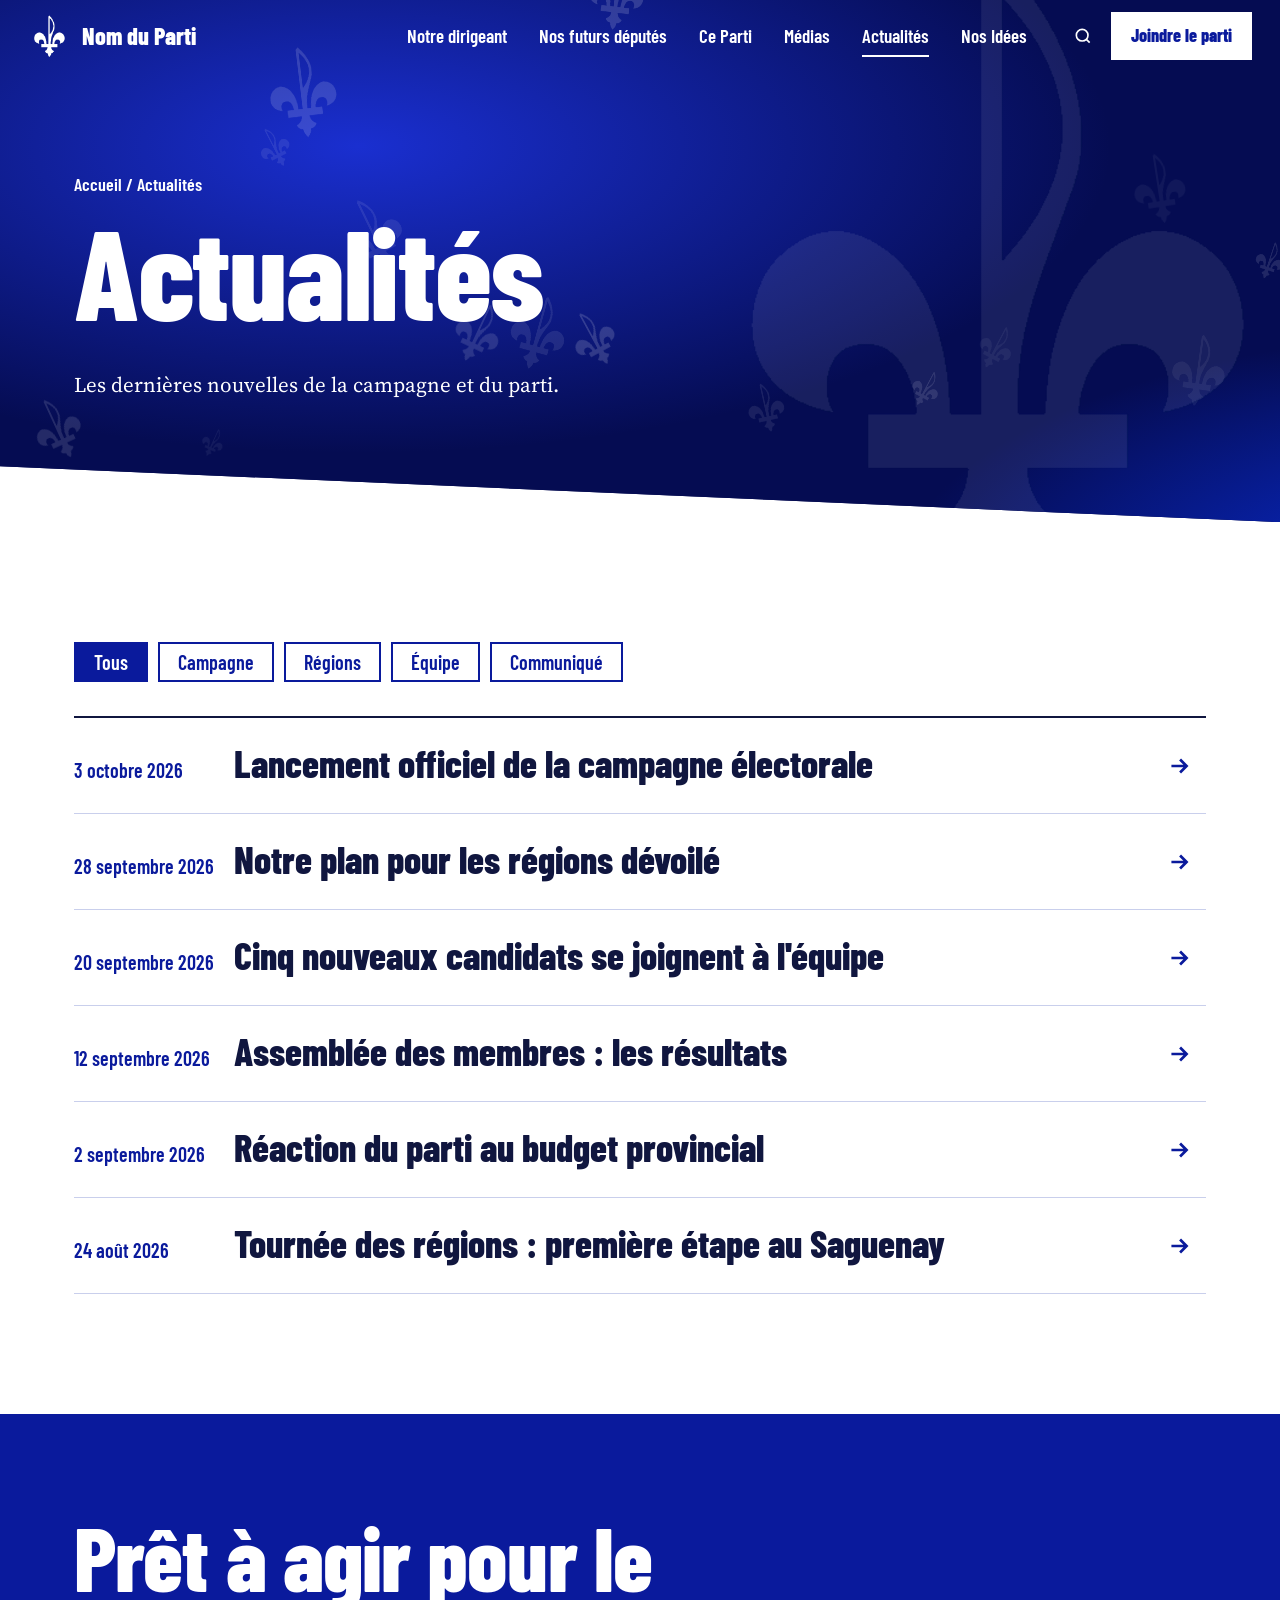
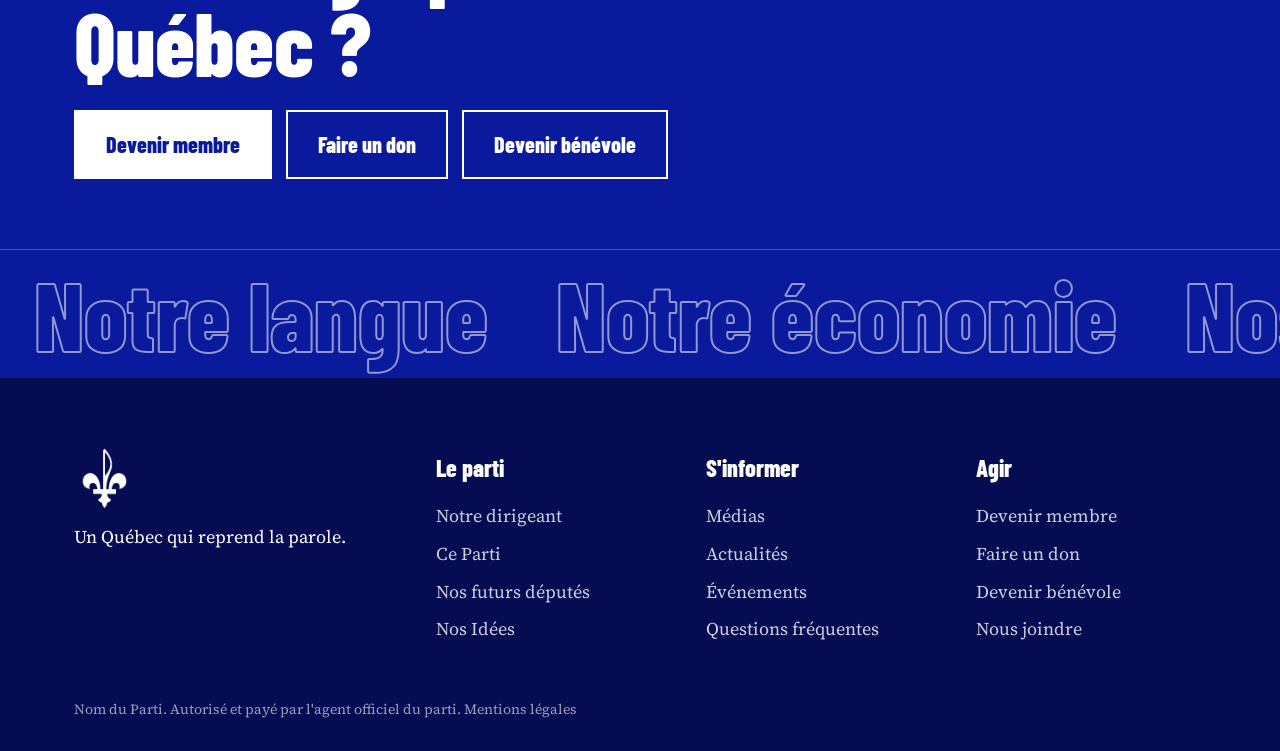
<file: actualites.html>
<!DOCTYPE html>
<html lang="fr">
<head>
<meta charset="utf-8">
<meta name="viewport" content="width=device-width, initial-scale=1">
<title>Actualités | Nom du Parti</title>
<link rel="icon" href="assets/logo-bleu.png">
<link rel="preconnect" href="https://fonts.googleapis.com">
<link rel="preconnect" href="https://fonts.gstatic.com" crossorigin>
<link href="https://fonts.googleapis.com/css2?family=Barlow+Condensed:wght@600;800&family=Source+Serif+4:ital,wght@0,400;0,600;1,400&display=swap" rel="stylesheet">
<link rel="stylesheet" href="style.css">
</head>
<body>
<main>
<section class="phero"><div class="bg-fx"></div><img class="mark" src="assets/logo-blanc.png" alt="">
<div class="wrap"><div class="crumb"><a href="index.html">Accueil</a> / Actualités</div><h1>Actualités</h1><p>Les dernières nouvelles de la campagne et du parti.</p></div></section>
<section class="sec"><div class="wrap">
  <div class="chips" id="chips-news"></div>
  <ul class="news" id="news"></ul>
</div></section>
</main><script src="data.js"></script><script src="site.js"></script></body></html>
</file>
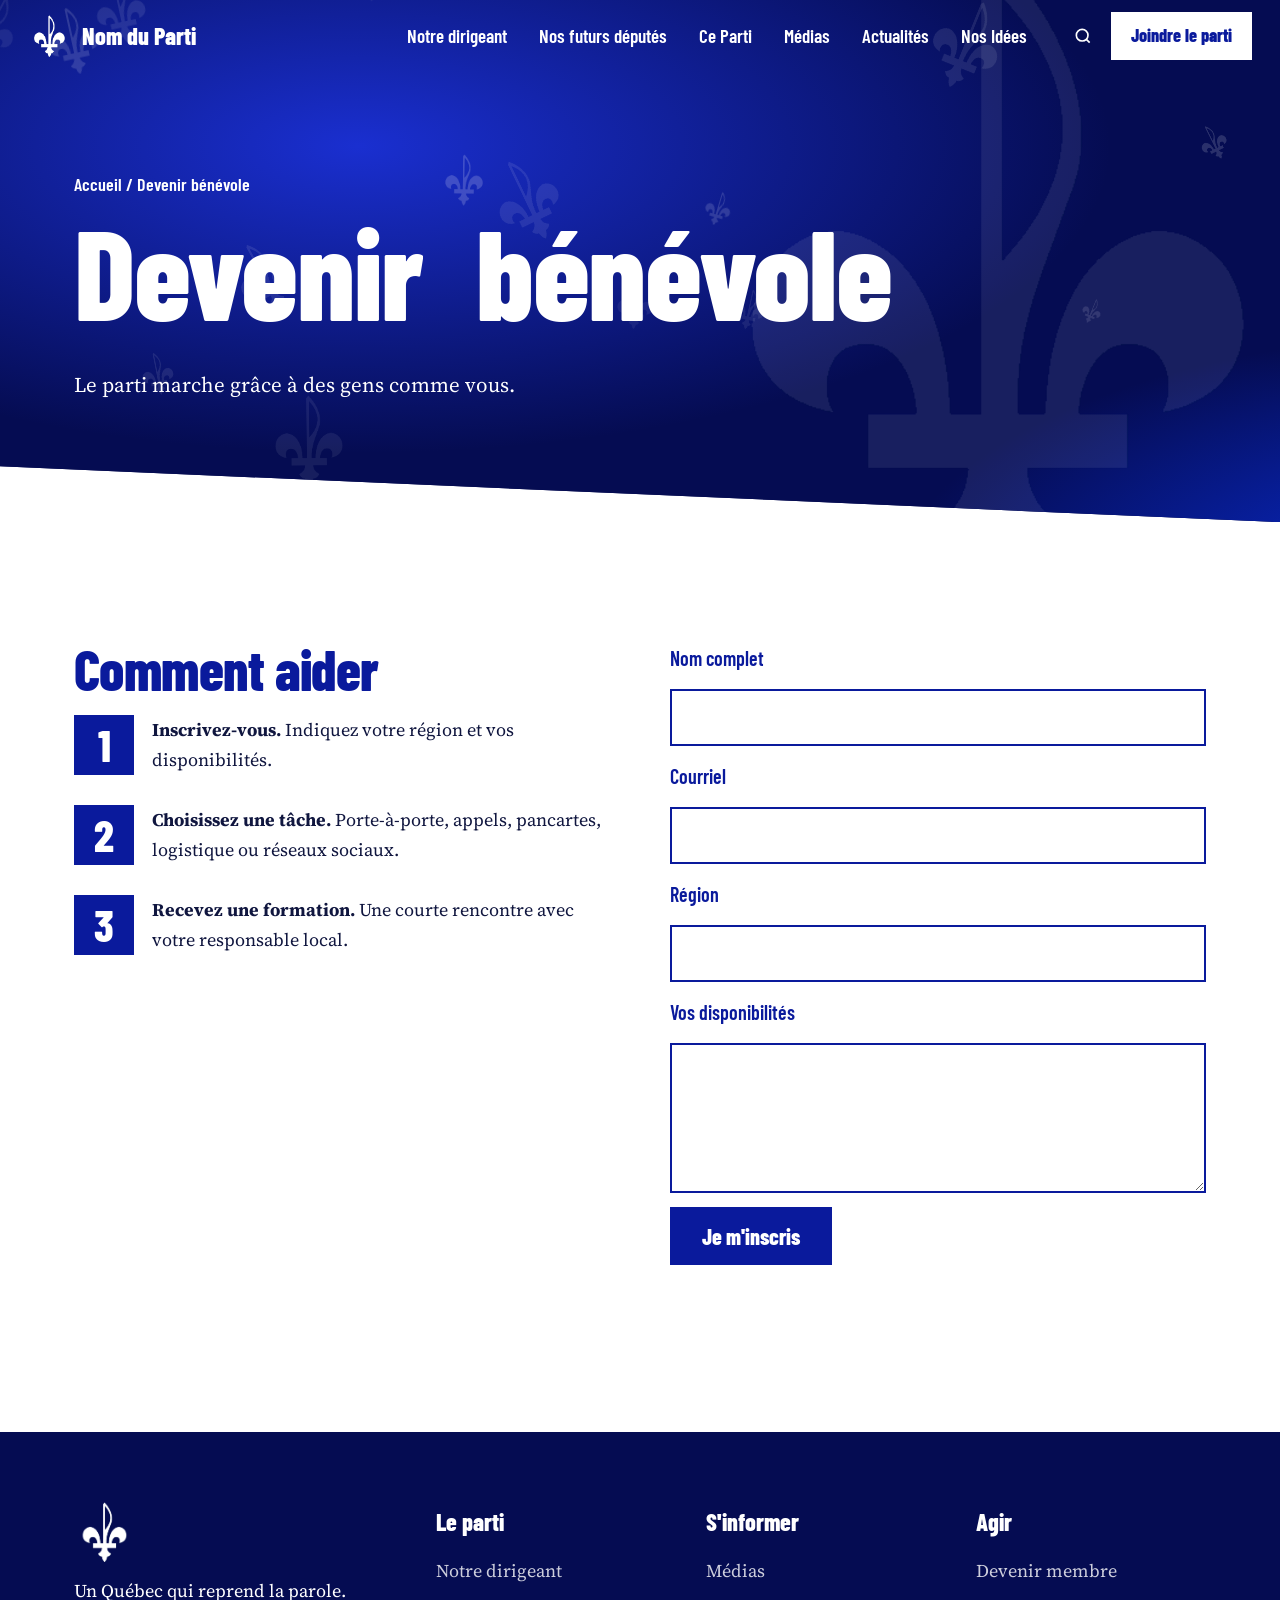
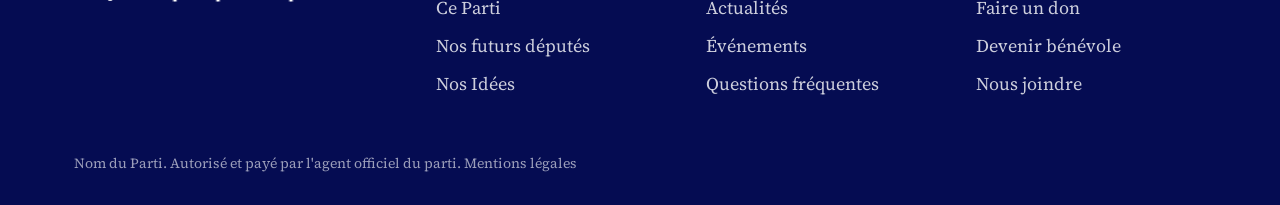
<file: benevole.html>
<!DOCTYPE html>
<html lang="fr">
<head>
<meta charset="utf-8">
<meta name="viewport" content="width=device-width, initial-scale=1">
<title>Devenir bénévole | Nom du Parti</title>
<link rel="icon" href="assets/logo-bleu.png">
<link rel="preconnect" href="https://fonts.googleapis.com">
<link rel="preconnect" href="https://fonts.gstatic.com" crossorigin>
<link href="https://fonts.googleapis.com/css2?family=Barlow+Condensed:wght@600;800&family=Source+Serif+4:ital,wght@0,400;0,600;1,400&display=swap" rel="stylesheet">
<link rel="stylesheet" href="style.css">
</head>
<body>
<main>
<section class="phero"><div class="bg-fx"></div><img class="mark" src="assets/logo-blanc.png" alt="">
<div class="wrap"><div class="crumb"><a href="index.html">Accueil</a> / Devenir bénévole</div><h1>Devenir bénévole</h1><p>Le parti marche grâce à des gens comme vous.</p></div></section>
<section class="sec"><div class="wrap cols2">
  <div class="prose"><h2>Comment aider</h2>
    <ol class="steps">
      <li><span><strong>Inscrivez-vous.</strong> Indiquez votre région et vos disponibilités.</span></li>
      <li><span><strong>Choisissez une tâche.</strong> Porte-à-porte, appels, pancartes, logistique ou réseaux sociaux.</span></li>
      <li><span><strong>Recevez une formation.</strong> Une courte rencontre avec votre responsable local.</span></li>
    </ol></div>
  <div><form class="form" data-form data-ok="Merci. Un responsable vous contactera." novalidate>
      <label for="n">Nom complet</label><input id="n" type="text" required>
      <label for="c">Courriel</label><input id="c" type="email" required>
      <label for="r">Région</label><input id="r" type="text" required>
      <label for="m">Vos disponibilités</label><textarea id="m"></textarea>
      <button class="btn" type="submit">Je m'inscris</button></form>
    <p class="form-msg" role="status"></p></div>
</div></section>
</main><script src="data.js"></script><script src="site.js"></script></body></html>
</file>
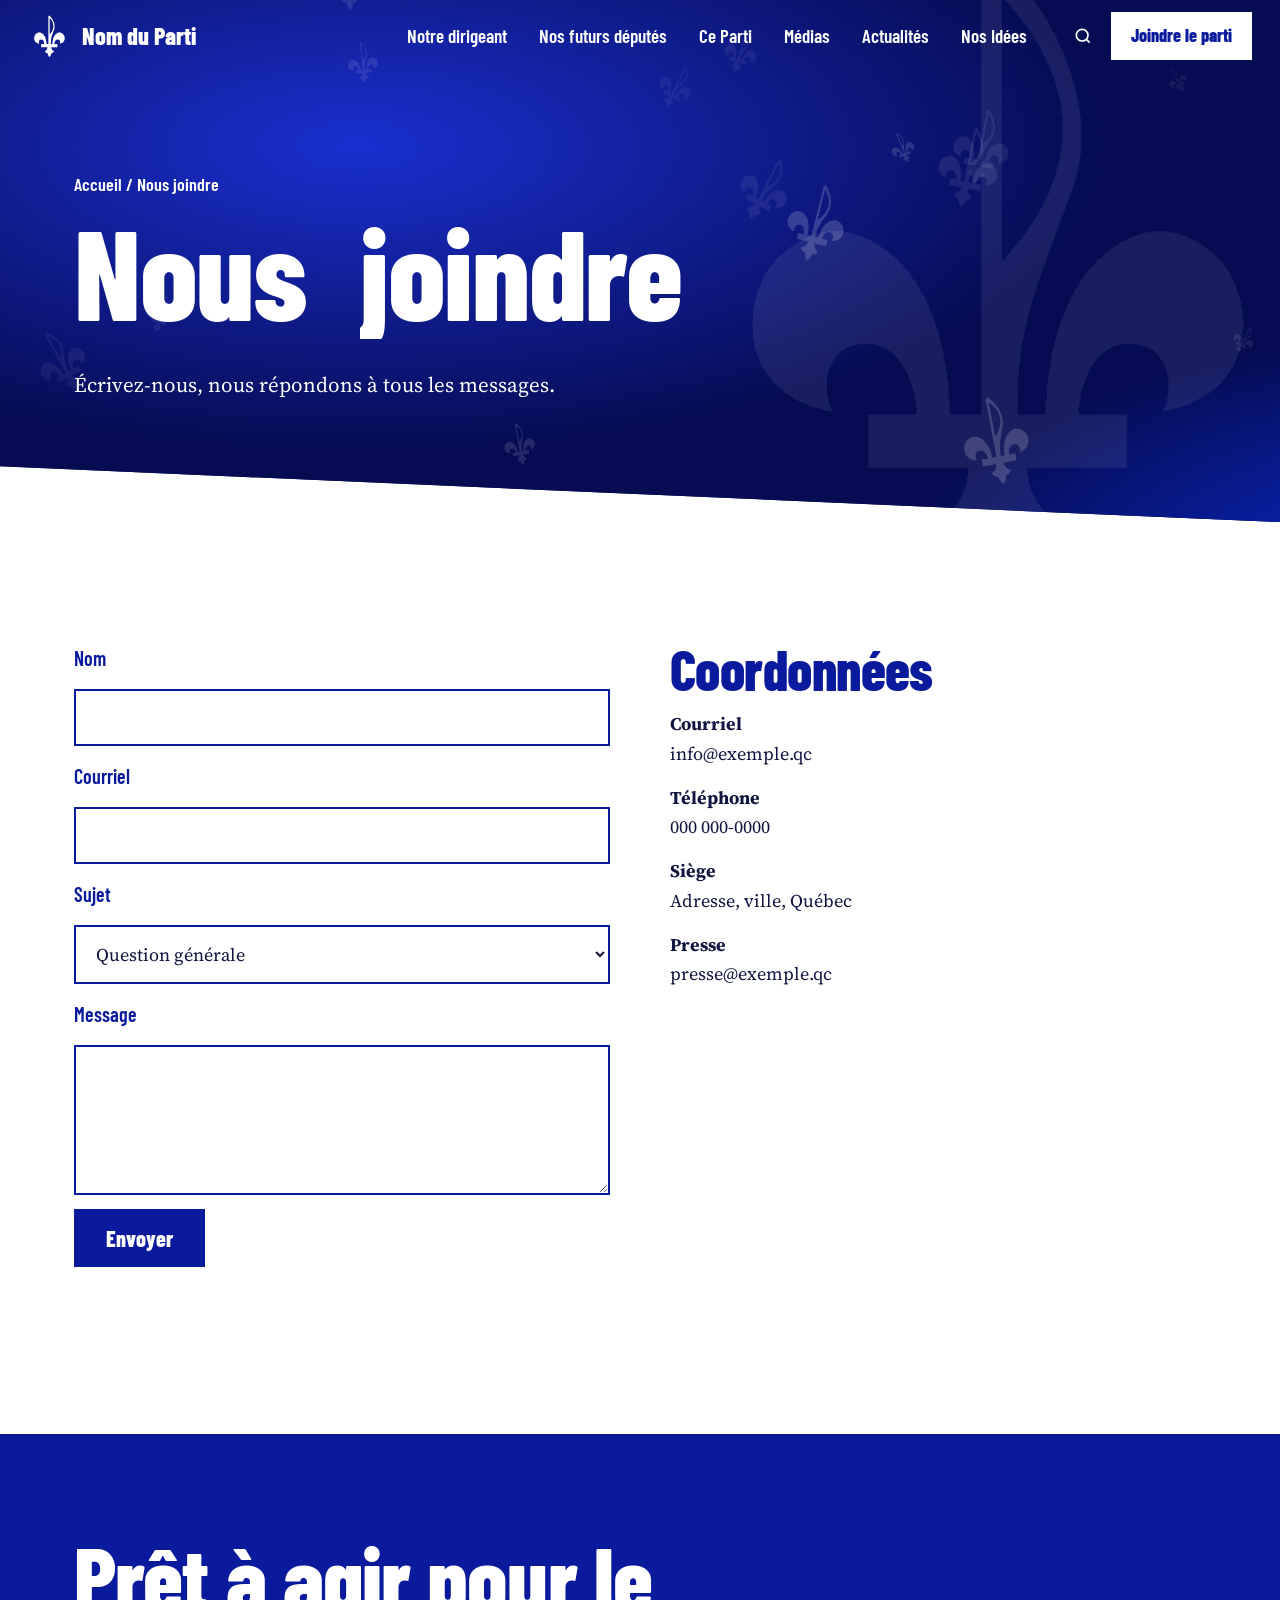
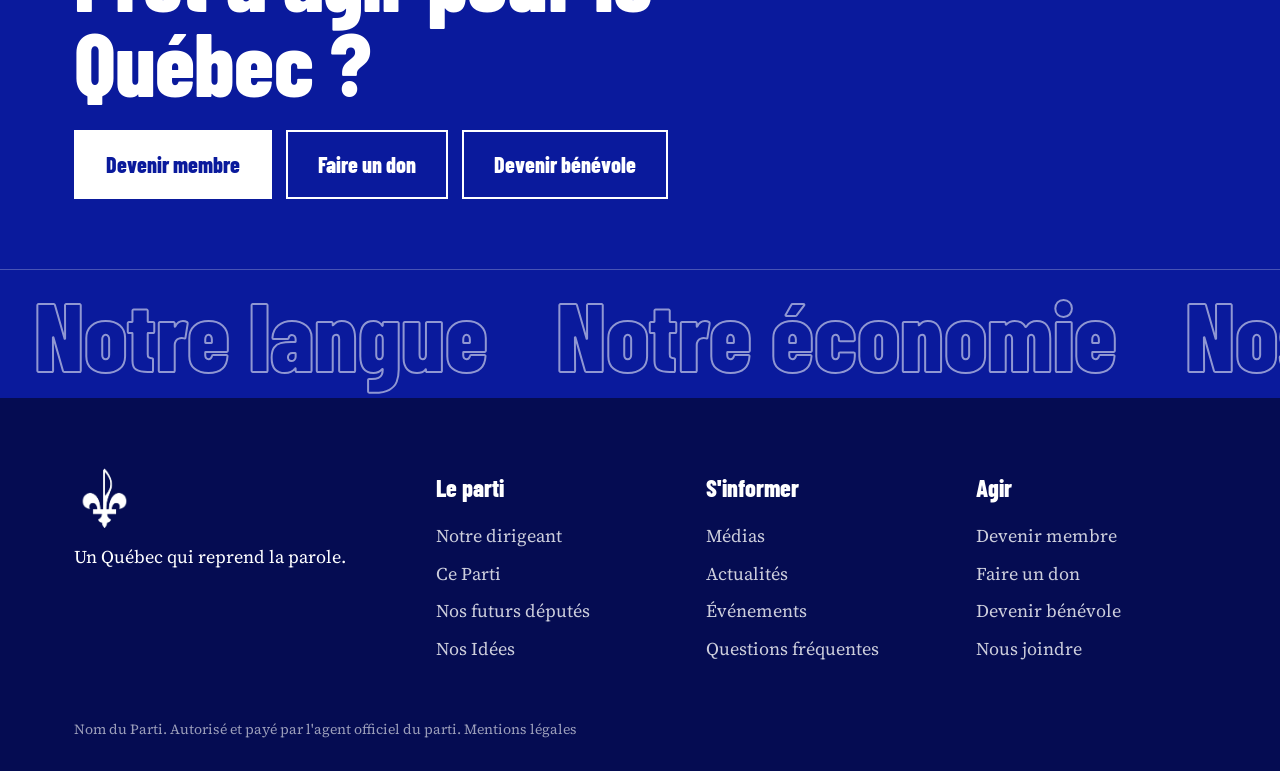
<file: contact.html>
<!DOCTYPE html>
<html lang="fr">
<head>
<meta charset="utf-8">
<meta name="viewport" content="width=device-width, initial-scale=1">
<title>Nous joindre | Nom du Parti</title>
<link rel="icon" href="assets/logo-bleu.png">
<link rel="preconnect" href="https://fonts.googleapis.com">
<link rel="preconnect" href="https://fonts.gstatic.com" crossorigin>
<link href="https://fonts.googleapis.com/css2?family=Barlow+Condensed:wght@600;800&family=Source+Serif+4:ital,wght@0,400;0,600;1,400&display=swap" rel="stylesheet">
<link rel="stylesheet" href="style.css">
</head>
<body>
<main>
<section class="phero"><div class="bg-fx"></div><img class="mark" src="assets/logo-blanc.png" alt="">
<div class="wrap"><div class="crumb"><a href="index.html">Accueil</a> / Nous joindre</div><h1>Nous joindre</h1><p>Écrivez-nous, nous répondons à tous les messages.</p></div></section>
<section class="sec"><div class="wrap cols2">
  <div><form class="form" data-form data-ok="Merci. Votre message est envoyé." novalidate>
      <label for="n">Nom</label><input id="n" type="text" required>
      <label for="c">Courriel</label><input id="c" type="email" required>
      <label for="s">Sujet</label><select id="s"><option>Question générale</option><option>Presse</option><option>Candidature</option><option>Proposition d'idée</option></select>
      <label for="m">Message</label><textarea id="m" required></textarea>
      <button class="btn" type="submit">Envoyer</button></form>
    <p class="form-msg" role="status"></p></div>
  <div class="prose"><h2>Coordonnées</h2>
    <p><strong>Courriel</strong><br>info@exemple.qc</p>
    <p><strong>Téléphone</strong><br>000 000-0000</p>
    <p><strong>Siège</strong><br>Adresse, ville, Québec</p>
    <p><strong>Presse</strong><br>presse@exemple.qc</p></div>
</div></section>
</main><script src="data.js"></script><script src="site.js"></script></body></html>
</file>
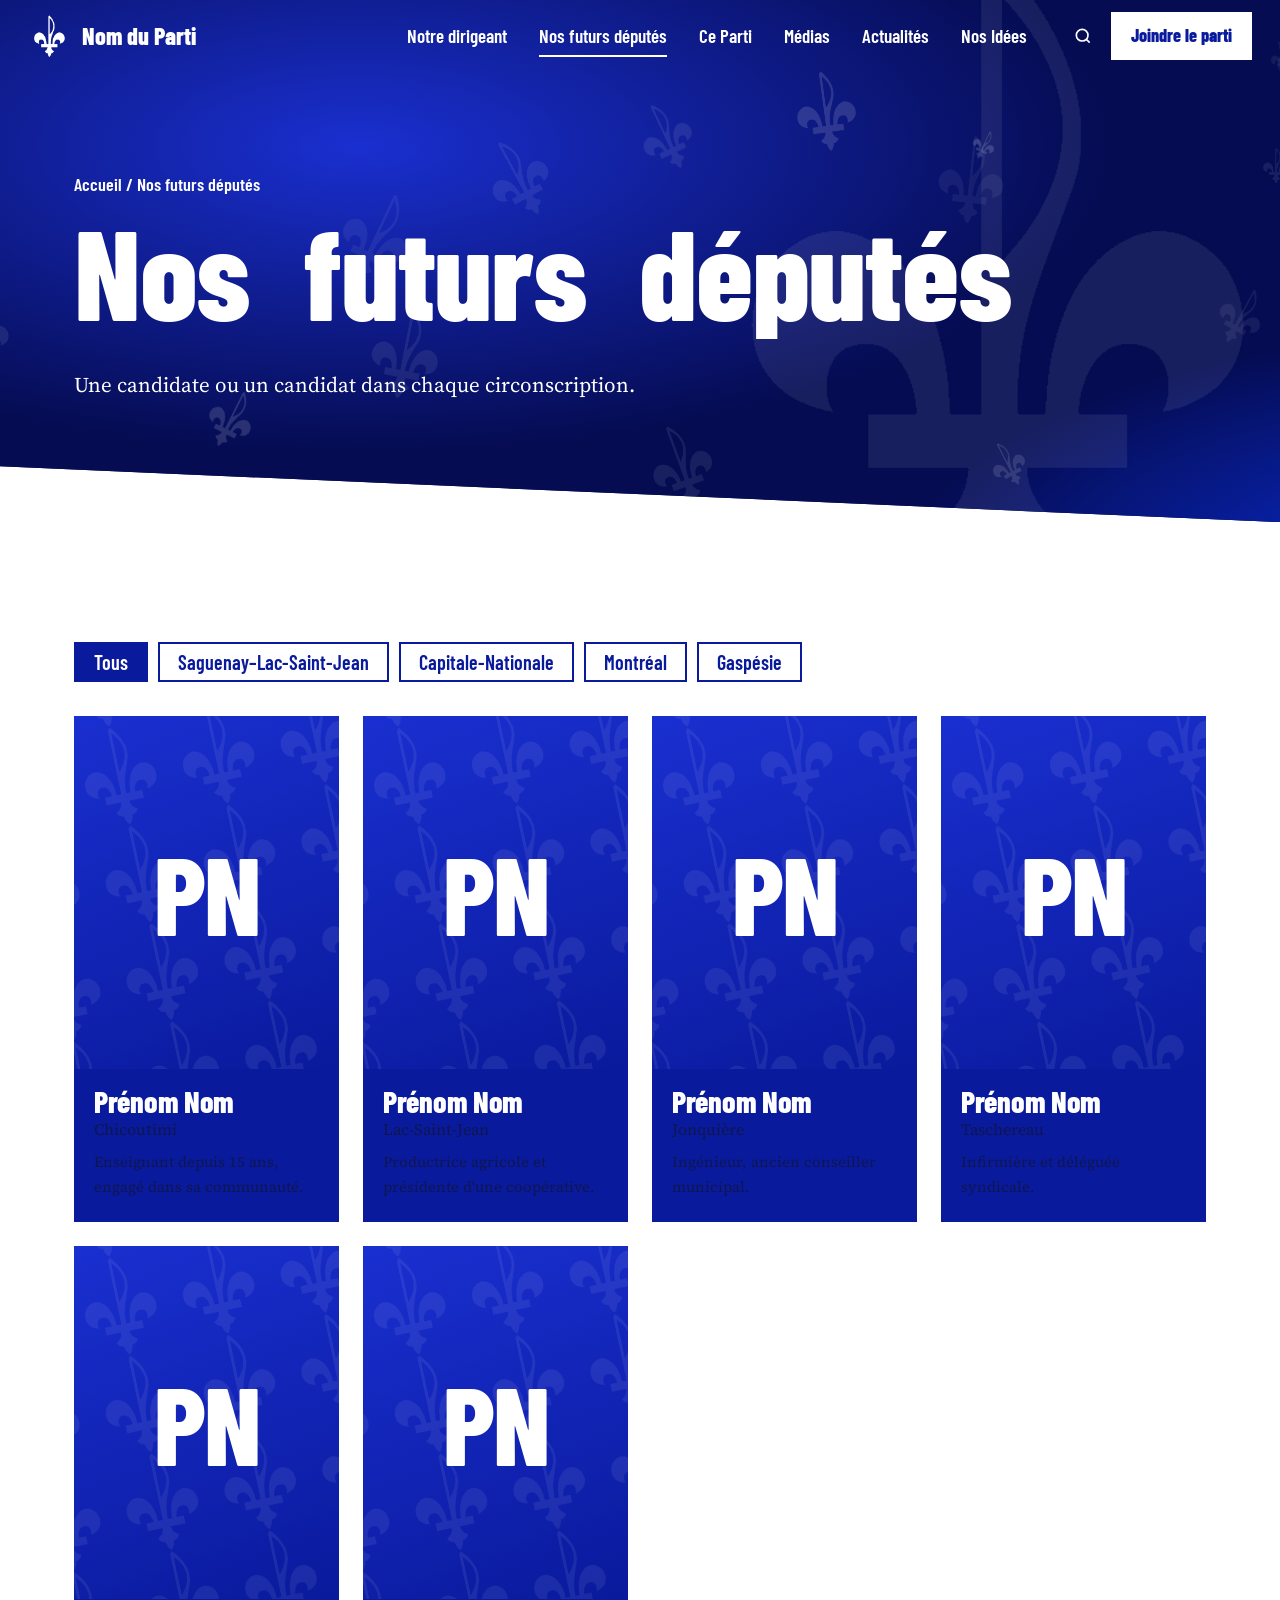
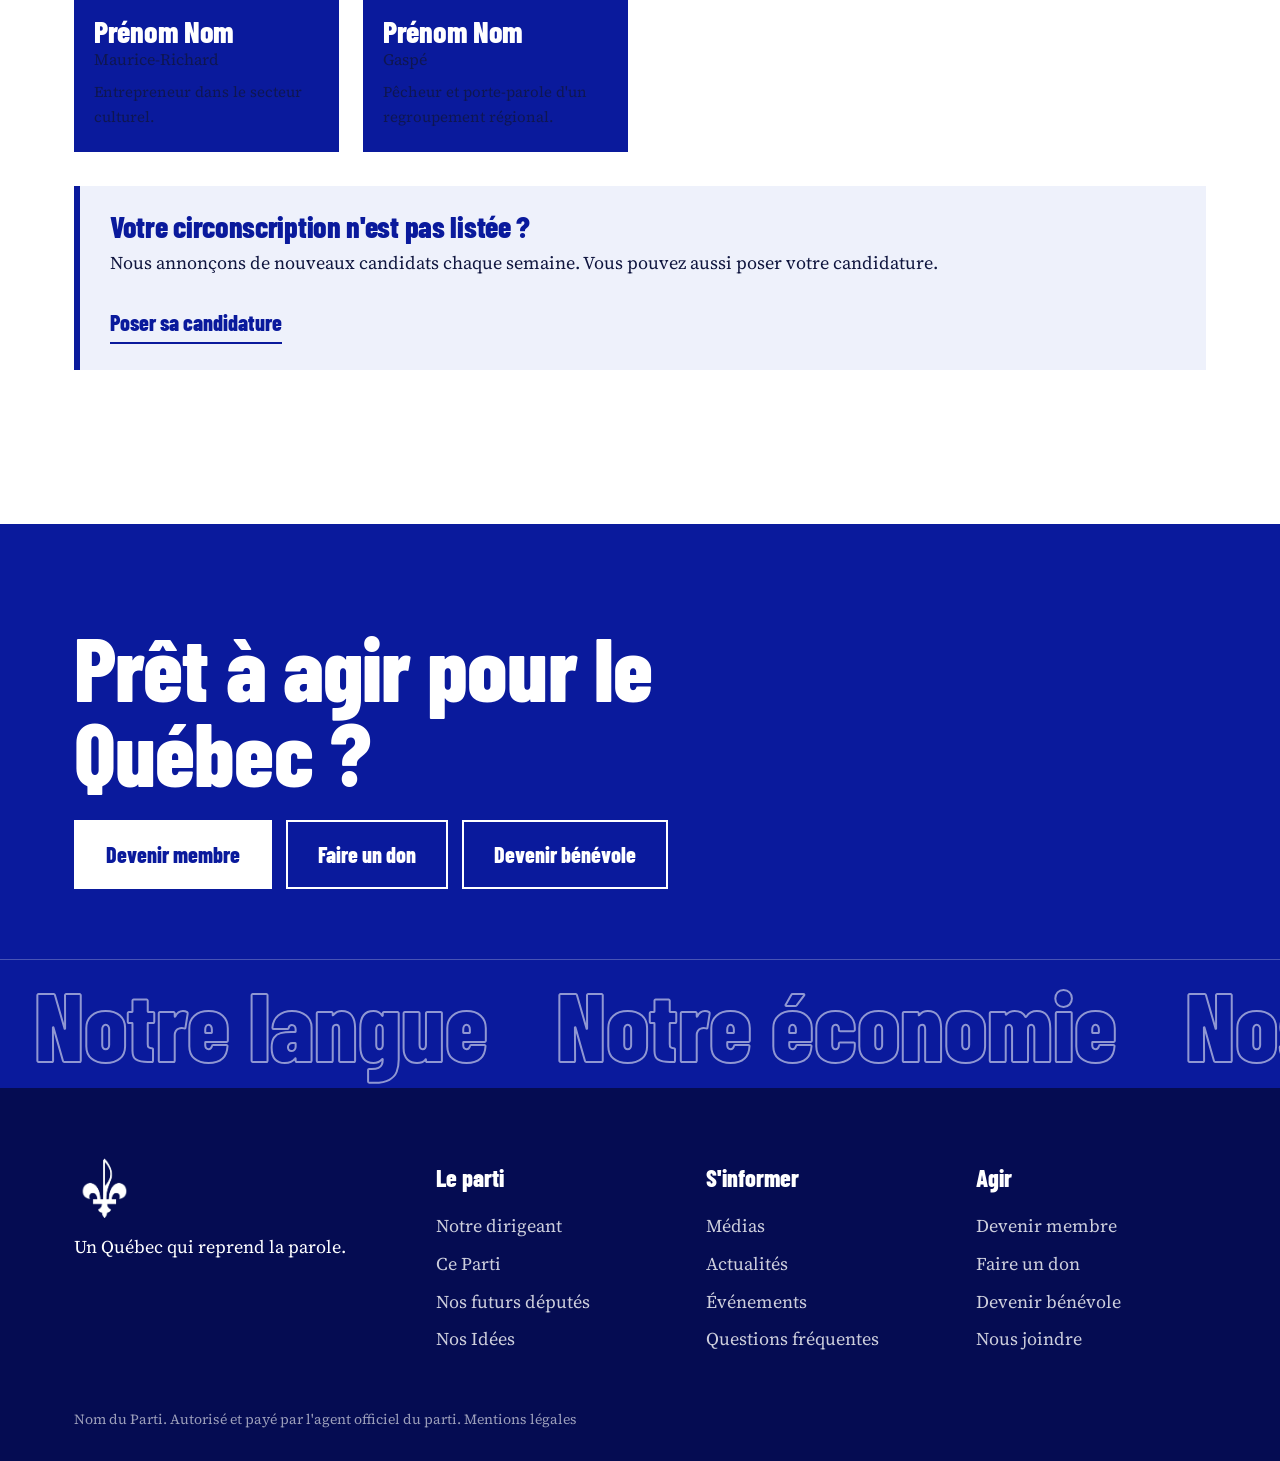
<file: deputes.html>
<!DOCTYPE html>
<html lang="fr">
<head>
<meta charset="utf-8">
<meta name="viewport" content="width=device-width, initial-scale=1">
<title>Nos futurs députés | Nom du Parti</title>
<link rel="icon" href="assets/logo-bleu.png">
<link rel="preconnect" href="https://fonts.googleapis.com">
<link rel="preconnect" href="https://fonts.gstatic.com" crossorigin>
<link href="https://fonts.googleapis.com/css2?family=Barlow+Condensed:wght@600;800&family=Source+Serif+4:ital,wght@0,400;0,600;1,400&display=swap" rel="stylesheet">
<link rel="stylesheet" href="style.css">
</head>
<body>
<main>
<section class="phero"><div class="bg-fx"></div><img class="mark" src="assets/logo-blanc.png" alt="">
<div class="wrap"><div class="crumb"><a href="index.html">Accueil</a> / Nos futurs députés</div><h1>Nos futurs députés</h1><p>Une candidate ou un candidat dans chaque circonscription.</p></div></section>
<section class="sec"><div class="wrap">
  <div class="chips" id="chips-deputes"></div>
  <div class="grid" id="grid-deputes"></div>
  <div class="callout"><h3>Votre circonscription n'est pas listée ?</h3><p>Nous annonçons de nouveaux candidats chaque semaine. Vous pouvez aussi poser votre candidature.</p><a class="more" href="contact.html">Poser sa candidature</a></div>
</div></section>
</main><script src="data.js"></script><script src="site.js"></script></body></html>
</file>
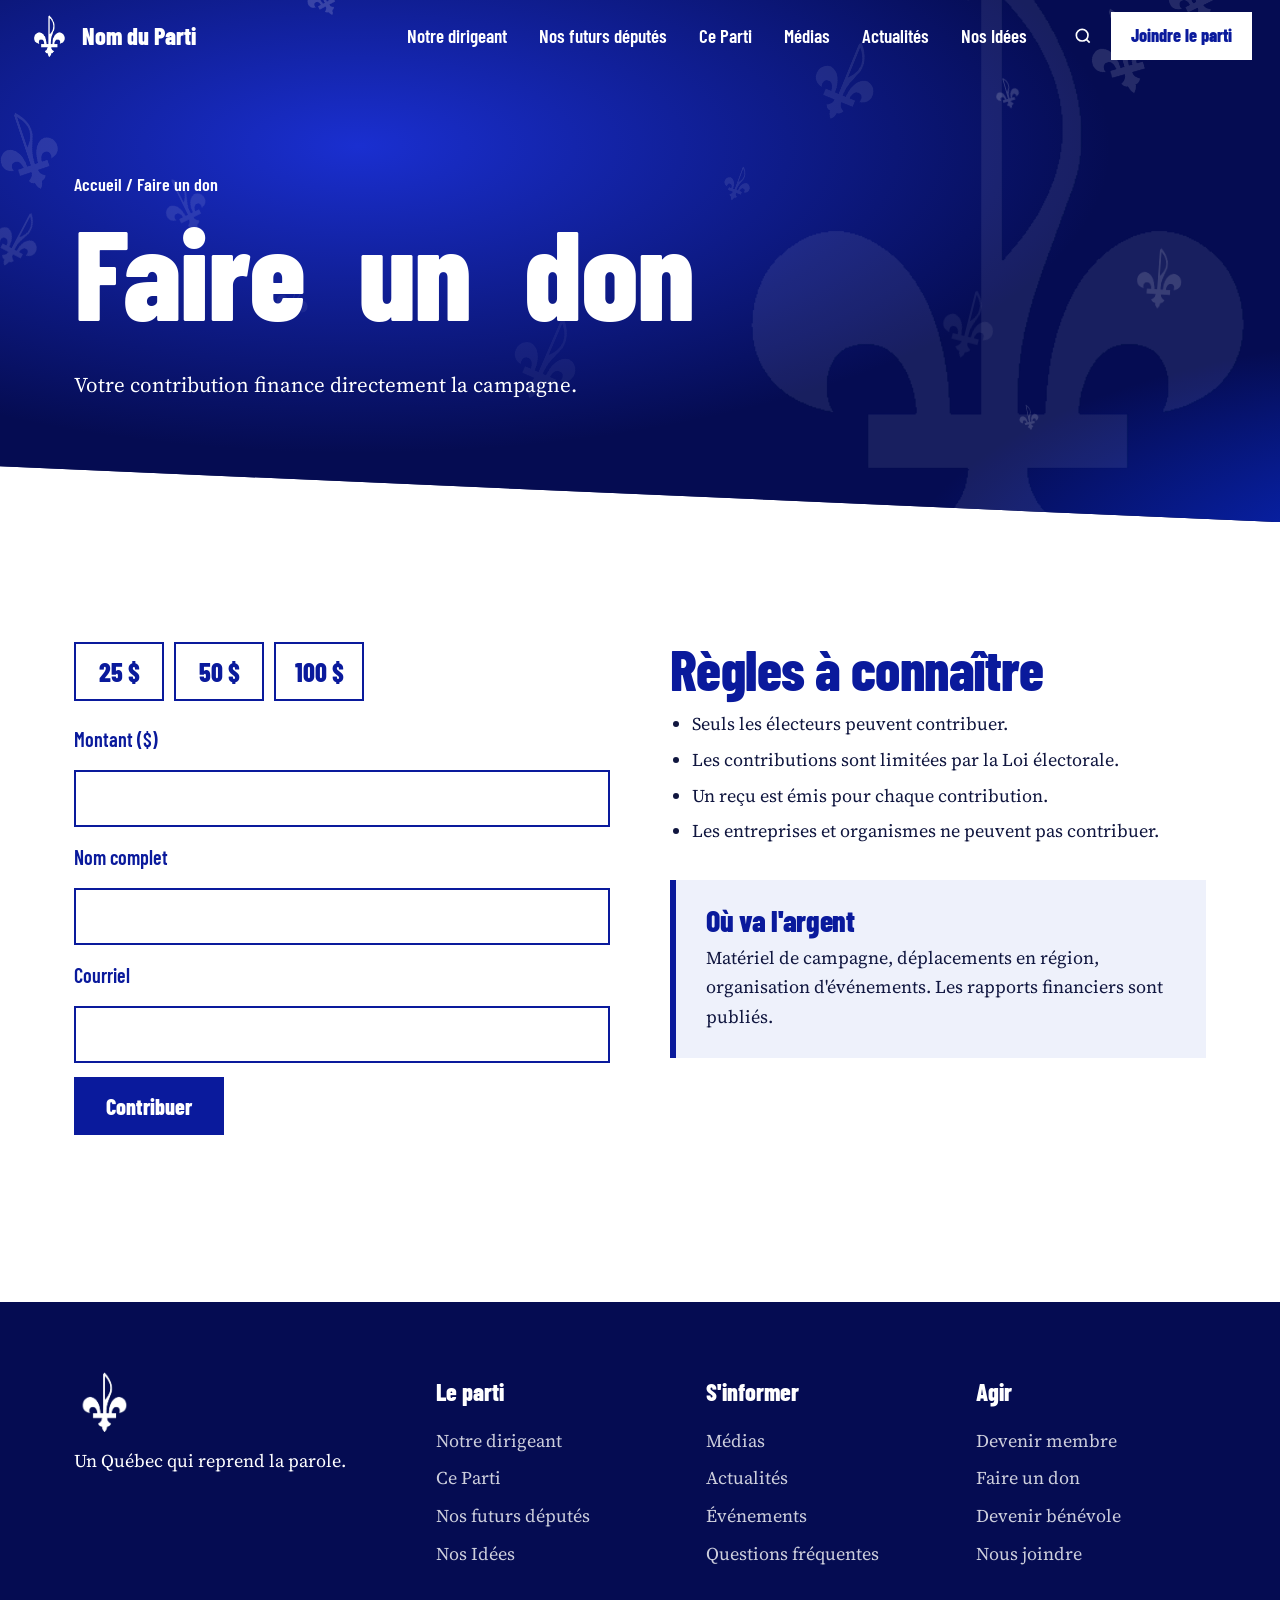
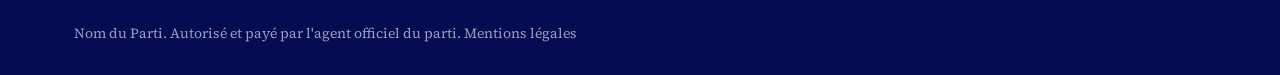
<file: don.html>
<!DOCTYPE html>
<html lang="fr">
<head>
<meta charset="utf-8">
<meta name="viewport" content="width=device-width, initial-scale=1">
<title>Faire un don | Nom du Parti</title>
<link rel="icon" href="assets/logo-bleu.png">
<link rel="preconnect" href="https://fonts.googleapis.com">
<link rel="preconnect" href="https://fonts.gstatic.com" crossorigin>
<link href="https://fonts.googleapis.com/css2?family=Barlow+Condensed:wght@600;800&family=Source+Serif+4:ital,wght@0,400;0,600;1,400&display=swap" rel="stylesheet">
<link rel="stylesheet" href="style.css">
</head>
<body>
<main>
<section class="phero"><div class="bg-fx"></div><img class="mark" src="assets/logo-blanc.png" alt="">
<div class="wrap"><div class="crumb"><a href="index.html">Accueil</a> / Faire un don</div><h1>Faire un don</h1><p>Votre contribution finance directement la campagne.</p></div></section>
<section class="sec"><div class="wrap cols2">
  <div><div class="amounts"><button data-v="25">25 $</button><button data-v="50">50 $</button><button data-v="100">100 $</button></div>
    <form class="form" data-form data-ok="Merci. Votre contribution est enregistrée." novalidate style="margin-top:22px">
      <label for="montant">Montant ($)</label><input id="montant" type="number" min="1" required>
      <label for="n">Nom complet</label><input id="n" type="text" required>
      <label for="c">Courriel</label><input id="c" type="email" required>
      <button class="btn" type="submit">Contribuer</button></form>
    <p class="form-msg" role="status"></p></div>
  <div class="prose"><h2>Règles à connaître</h2>
    <ul><li>Seuls les électeurs peuvent contribuer.</li><li>Les contributions sont limitées par la Loi électorale.</li><li>Un reçu est émis pour chaque contribution.</li><li>Les entreprises et organismes ne peuvent pas contribuer.</li></ul>
    <div class="callout"><h3>Où va l'argent</h3><p>Matériel de campagne, déplacements en région, organisation d'événements. Les rapports financiers sont publiés.</p></div></div>
</div></section>
</main><script src="data.js"></script><script src="site.js"></script></body></html>
</file>
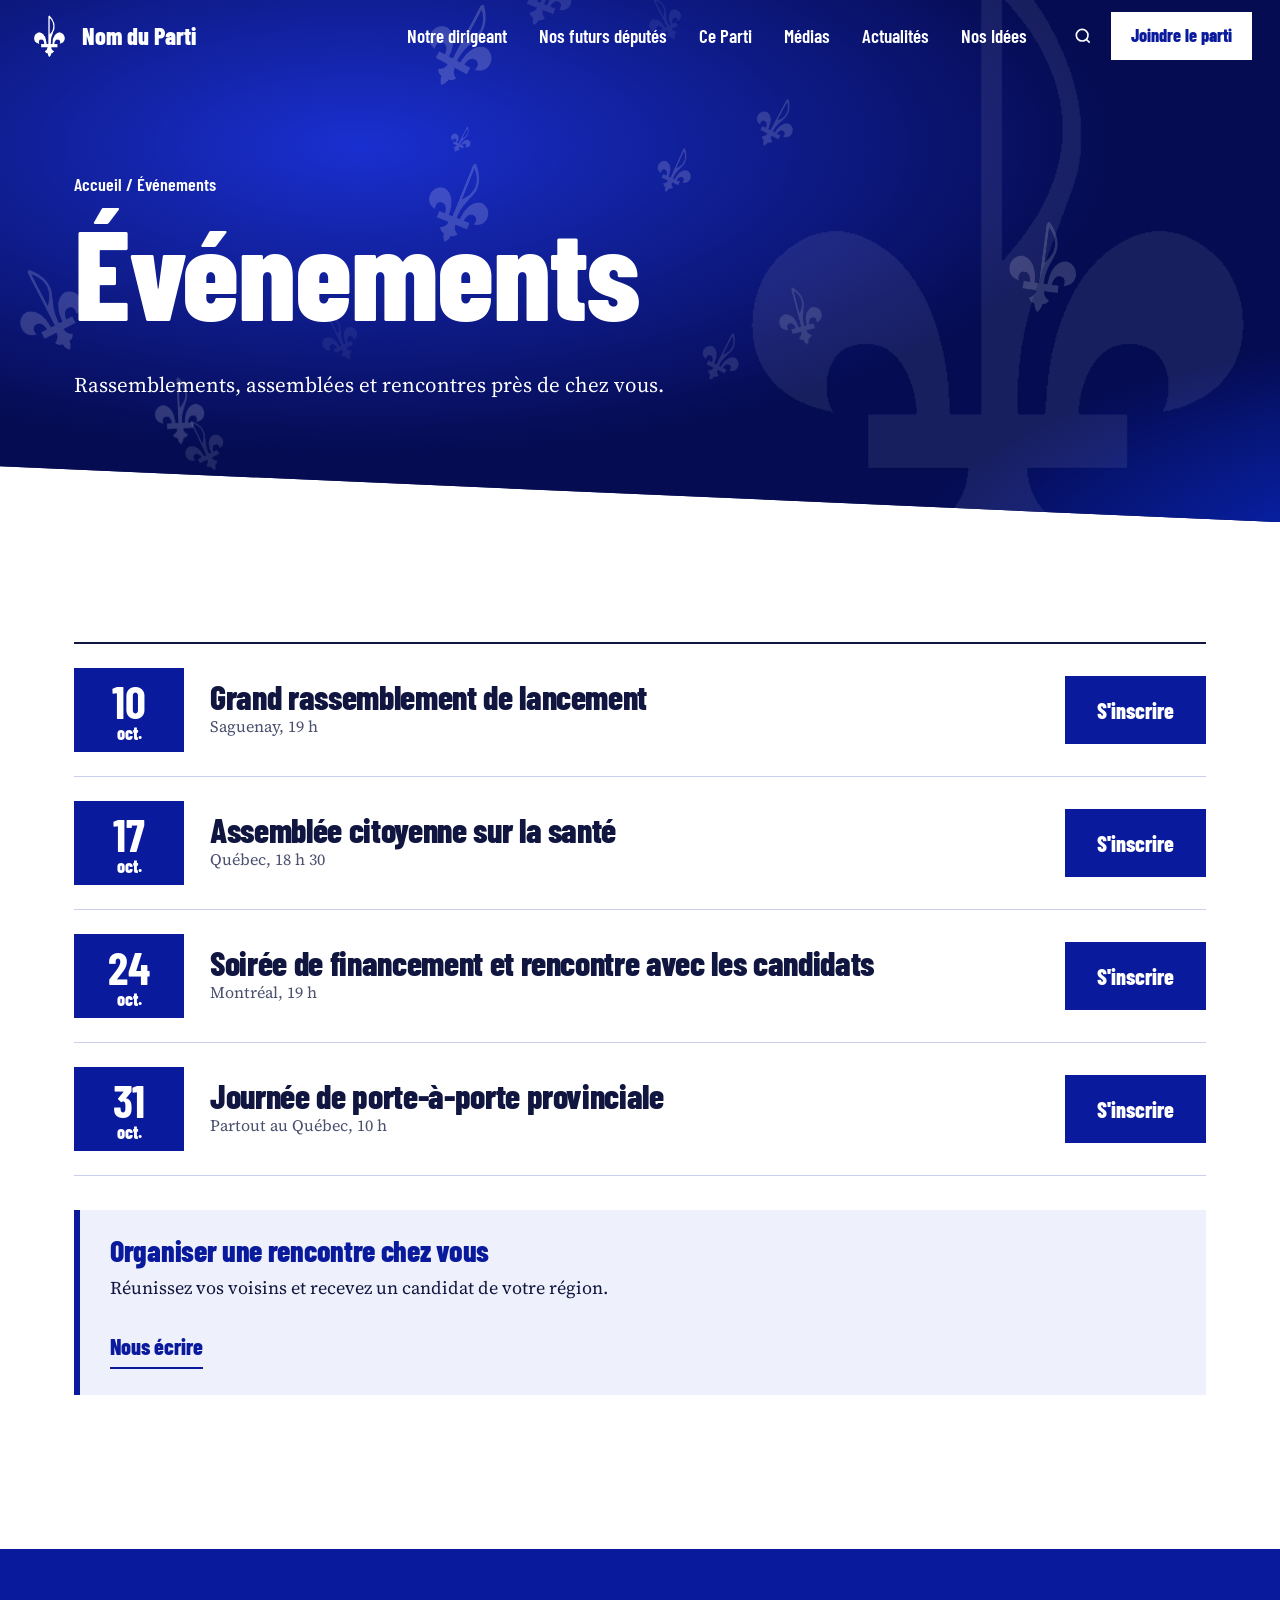
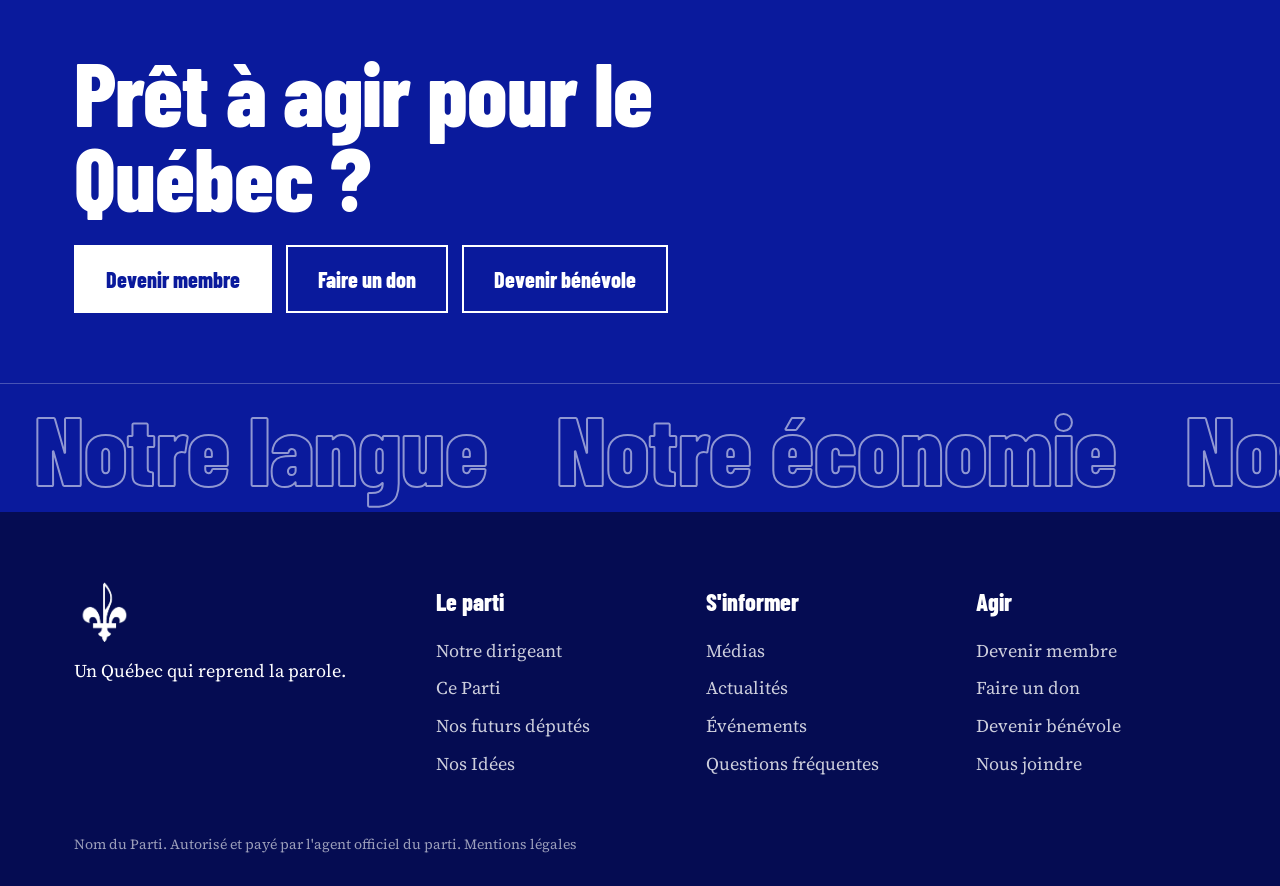
<file: evenements.html>
<!DOCTYPE html>
<html lang="fr">
<head>
<meta charset="utf-8">
<meta name="viewport" content="width=device-width, initial-scale=1">
<title>Événements | Nom du Parti</title>
<link rel="icon" href="assets/logo-bleu.png">
<link rel="preconnect" href="https://fonts.googleapis.com">
<link rel="preconnect" href="https://fonts.gstatic.com" crossorigin>
<link href="https://fonts.googleapis.com/css2?family=Barlow+Condensed:wght@600;800&family=Source+Serif+4:ital,wght@0,400;0,600;1,400&display=swap" rel="stylesheet">
<link rel="stylesheet" href="style.css">
</head>
<body>
<main>
<section class="phero"><div class="bg-fx"></div><img class="mark" src="assets/logo-blanc.png" alt="">
<div class="wrap"><div class="crumb"><a href="index.html">Accueil</a> / Événements</div><h1>Événements</h1><p>Rassemblements, assemblées et rencontres près de chez vous.</p></div></section>
<section class="sec"><div class="wrap">
  <ul class="events" id="events"></ul>
  <div class="callout"><h3>Organiser une rencontre chez vous</h3><p>Réunissez vos voisins et recevez un candidat de votre région.</p><a class="more" href="contact.html">Nous écrire</a></div>
</div></section>
</main><script src="data.js"></script><script src="site.js"></script></body></html>
</file>
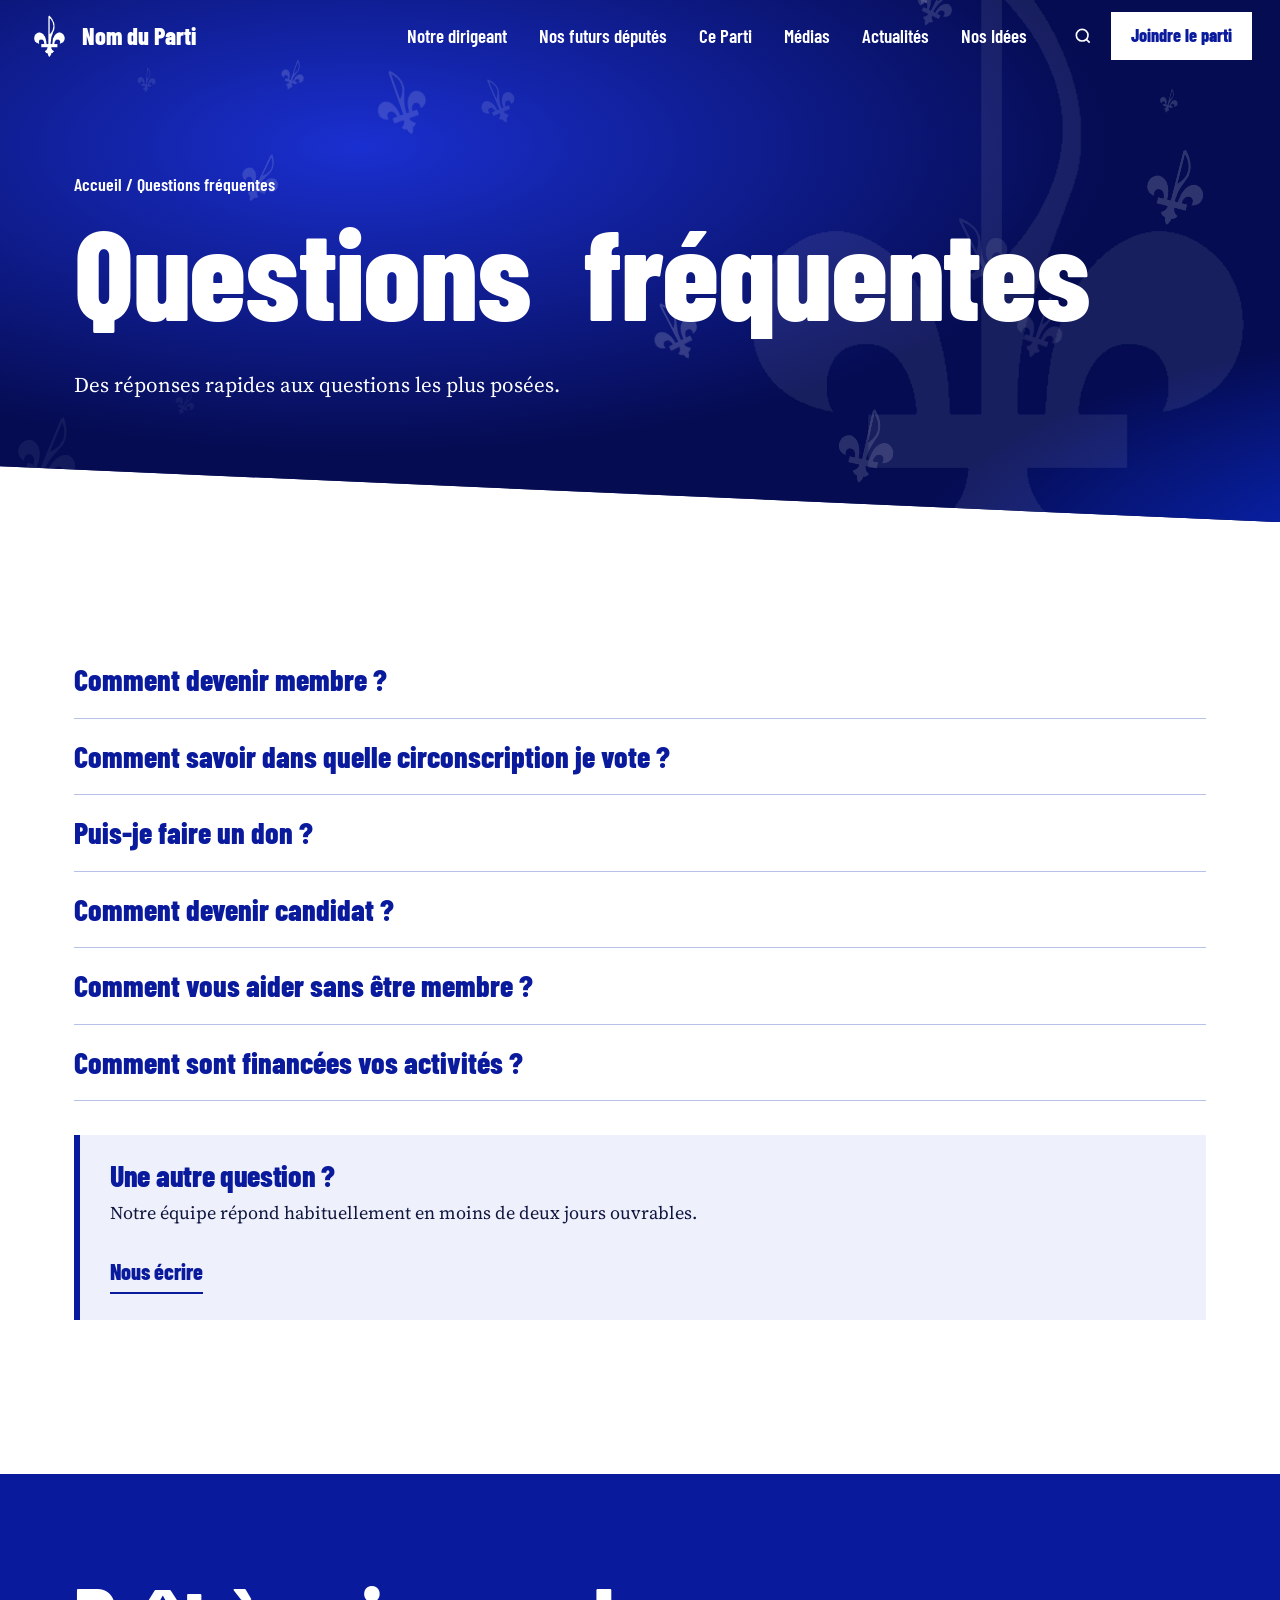
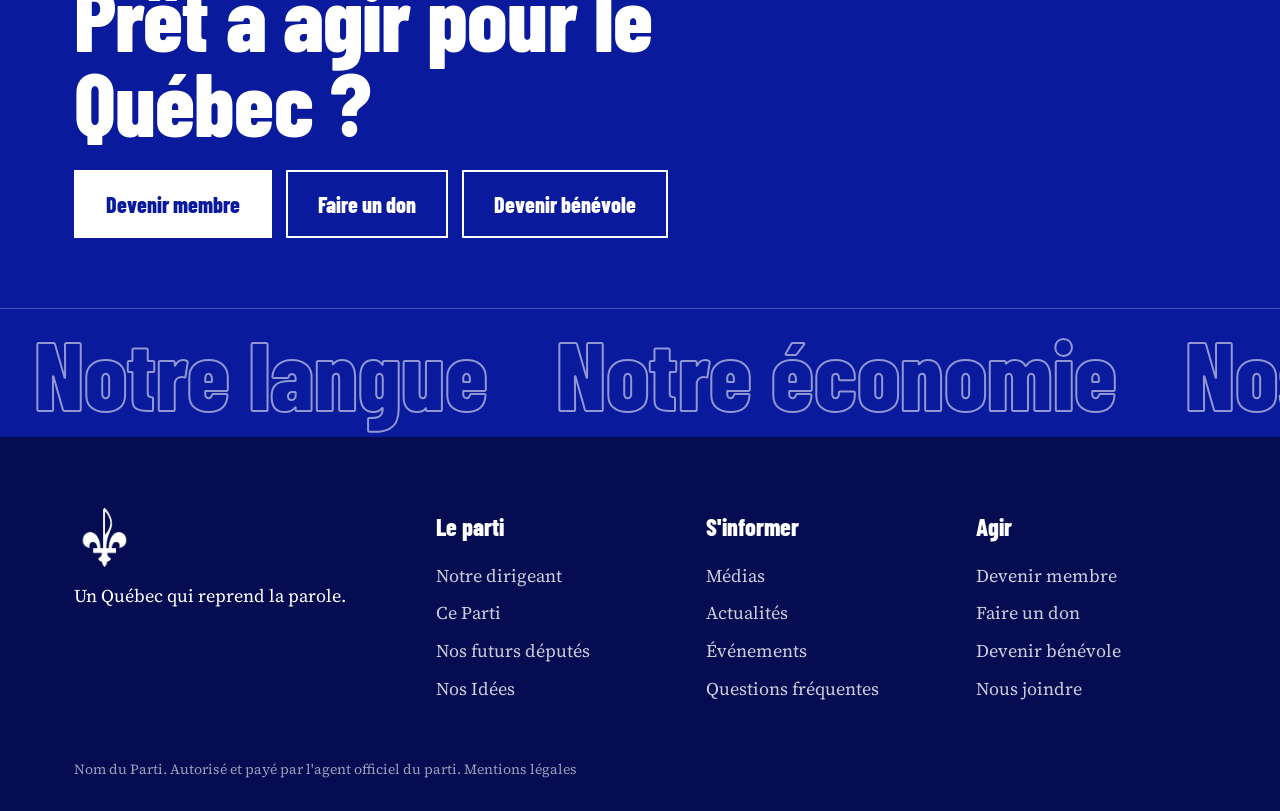
<file: faq.html>
<!DOCTYPE html>
<html lang="fr">
<head>
<meta charset="utf-8">
<meta name="viewport" content="width=device-width, initial-scale=1">
<title>Questions fréquentes | Nom du Parti</title>
<link rel="icon" href="assets/logo-bleu.png">
<link rel="preconnect" href="https://fonts.googleapis.com">
<link rel="preconnect" href="https://fonts.gstatic.com" crossorigin>
<link href="https://fonts.googleapis.com/css2?family=Barlow+Condensed:wght@600;800&family=Source+Serif+4:ital,wght@0,400;0,600;1,400&display=swap" rel="stylesheet">
<link rel="stylesheet" href="style.css">
</head>
<body>
<main>
<section class="phero"><div class="bg-fx"></div><img class="mark" src="assets/logo-blanc.png" alt="">
<div class="wrap"><div class="crumb"><a href="index.html">Accueil</a> / Questions fréquentes</div><h1>Questions fréquentes</h1><p>Des réponses rapides aux questions les plus posées.</p></div></section>
<section class="sec"><div class="wrap"><div class="faq" id="faq"></div>
  <div class="callout"><h3>Une autre question ?</h3><p>Notre équipe répond habituellement en moins de deux jours ouvrables.</p><a class="more" href="contact.html">Nous écrire</a></div>
</div></section>
</main><script src="data.js"></script><script src="site.js"></script></body></html>
</file>
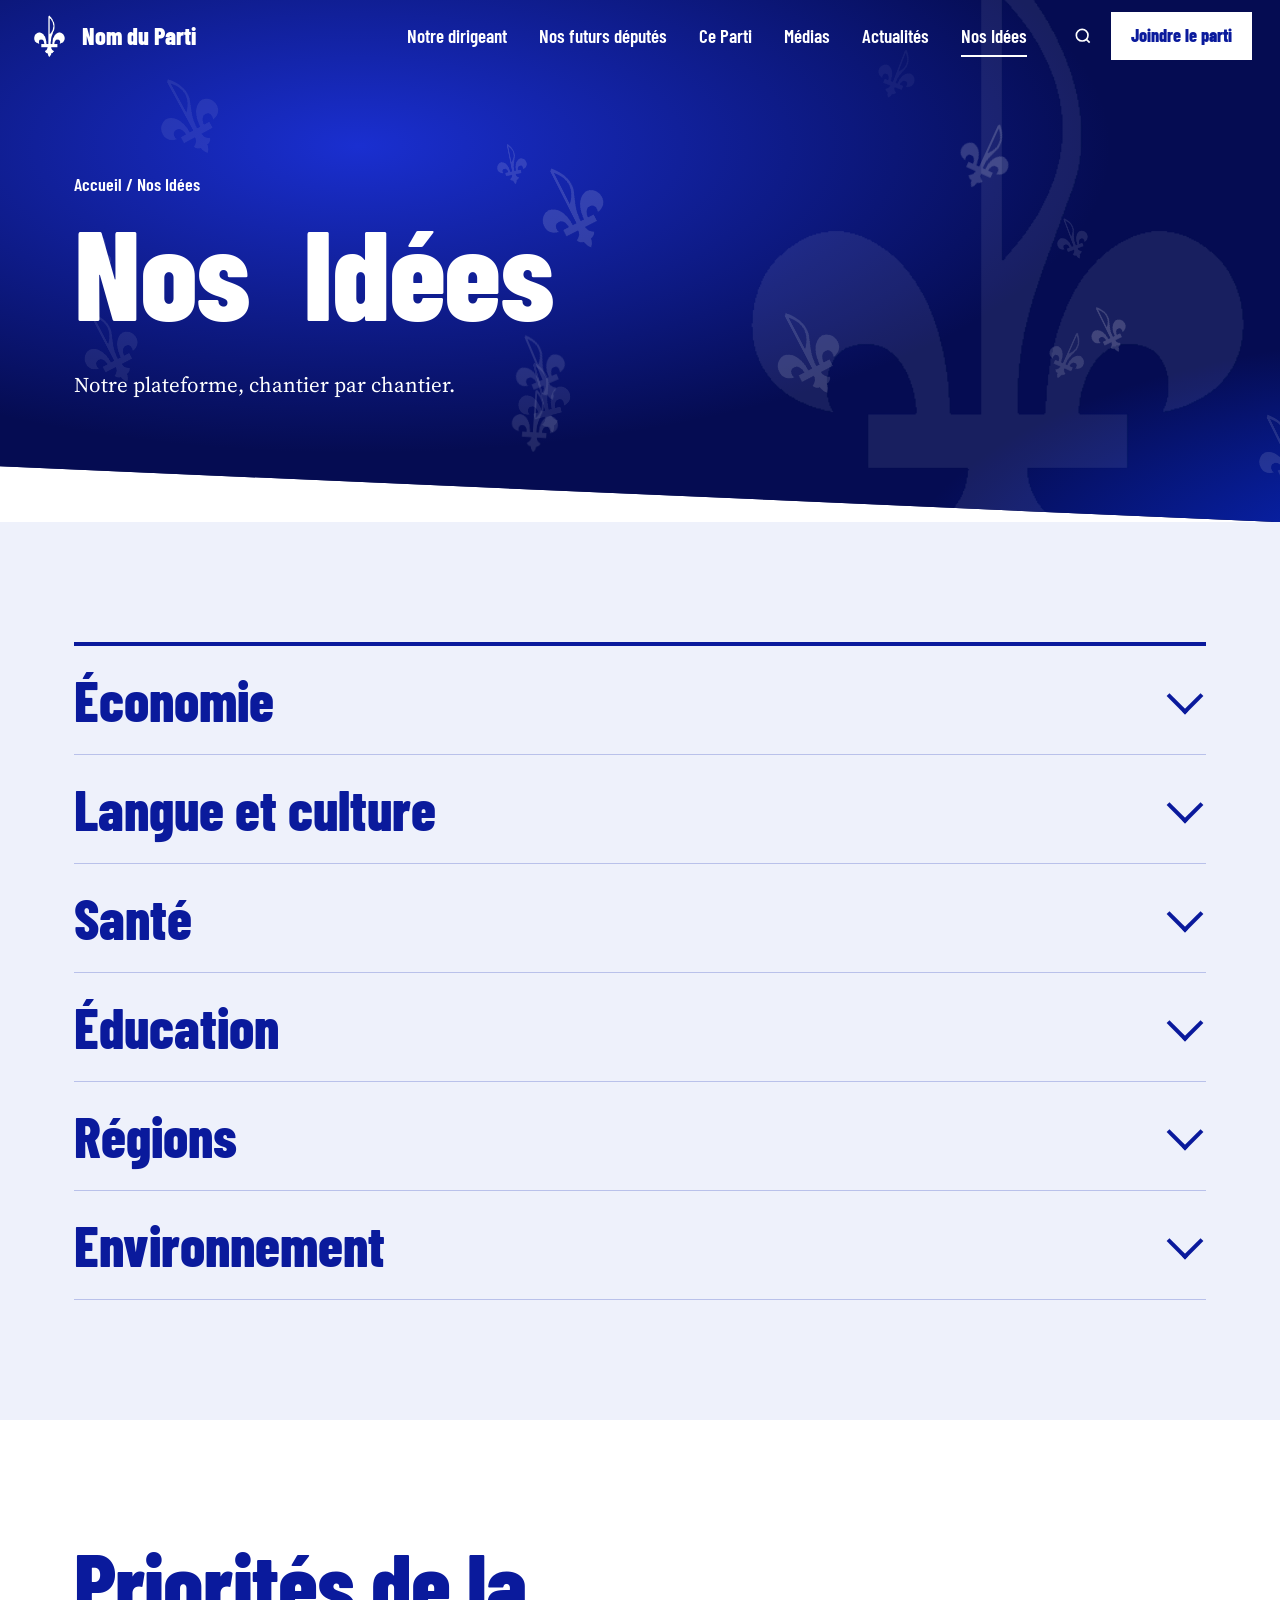
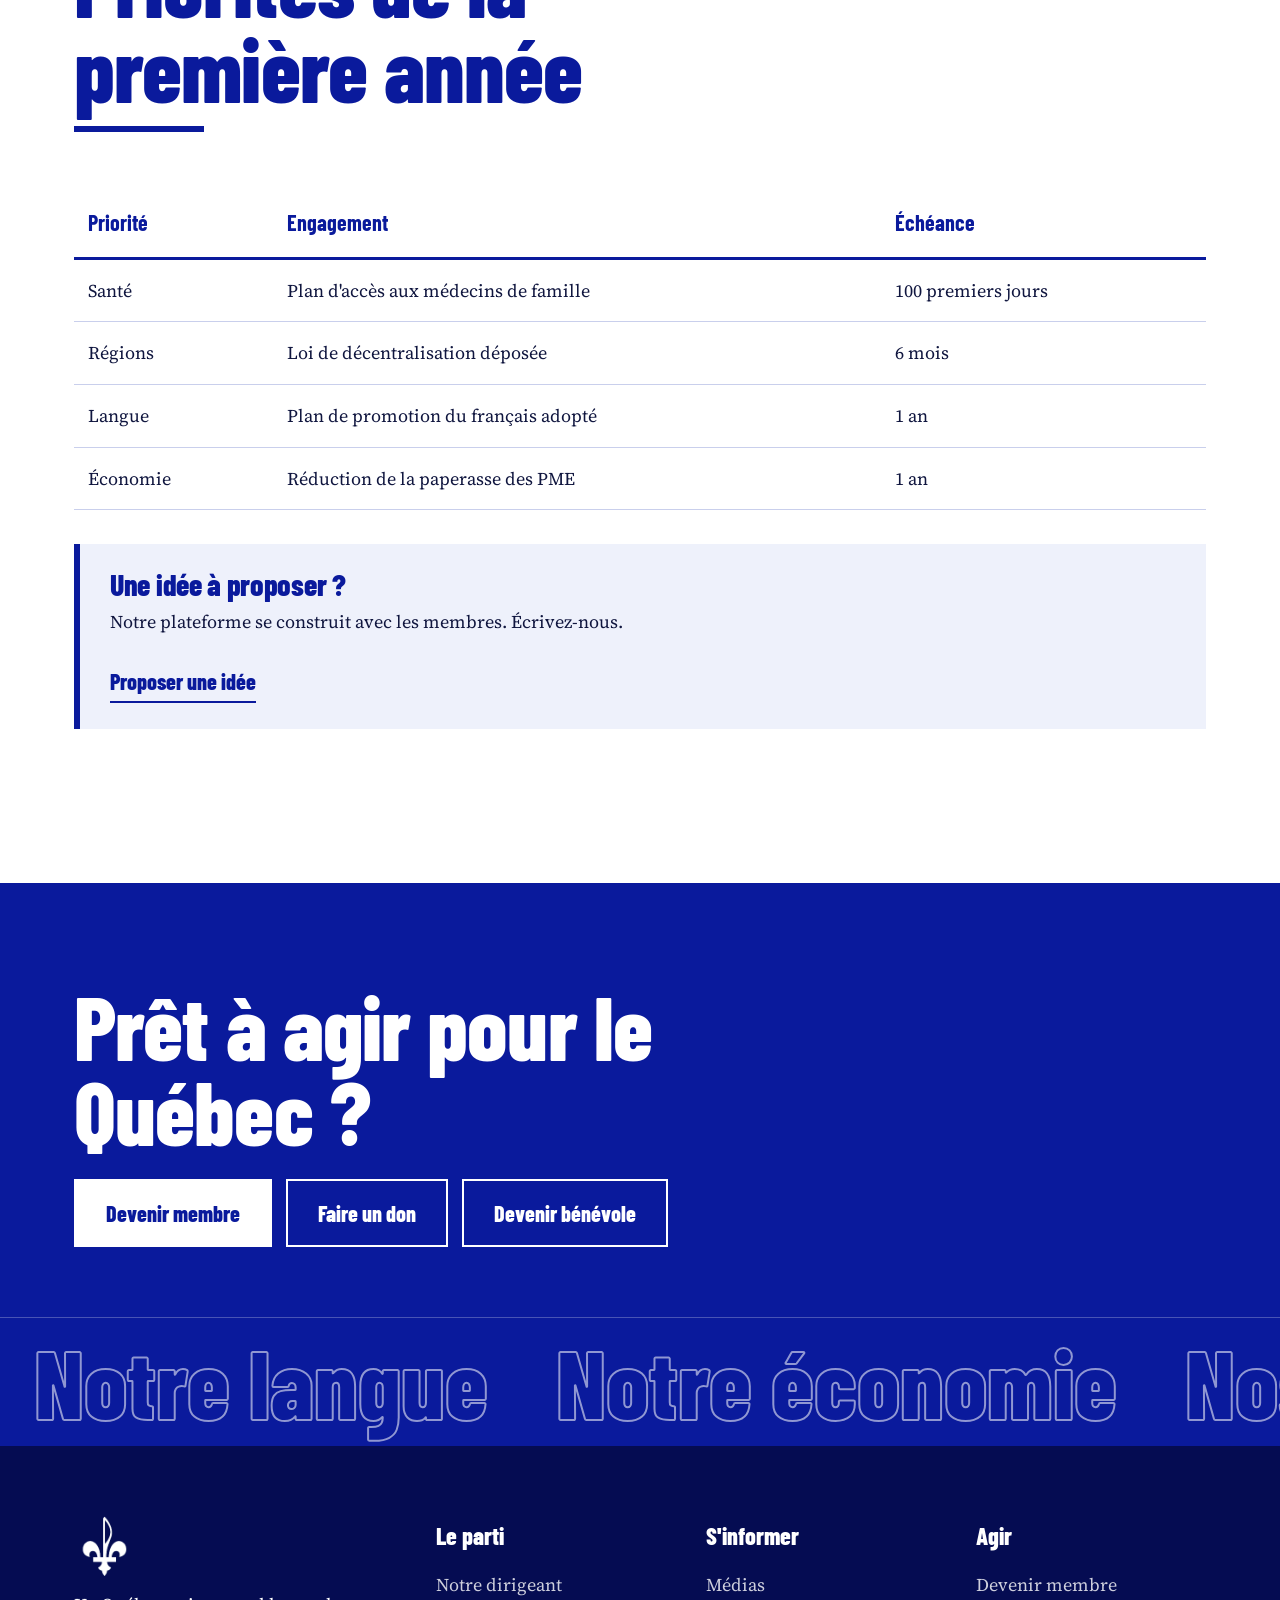
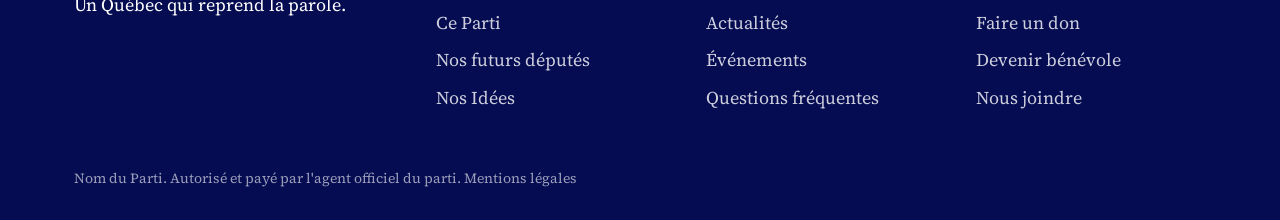
<file: idees.html>
<!DOCTYPE html>
<html lang="fr">
<head>
<meta charset="utf-8">
<meta name="viewport" content="width=device-width, initial-scale=1">
<title>Nos Idées | Nom du Parti</title>
<link rel="icon" href="assets/logo-bleu.png">
<link rel="preconnect" href="https://fonts.googleapis.com">
<link rel="preconnect" href="https://fonts.gstatic.com" crossorigin>
<link href="https://fonts.googleapis.com/css2?family=Barlow+Condensed:wght@600;800&family=Source+Serif+4:ital,wght@0,400;0,600;1,400&display=swap" rel="stylesheet">
<link rel="stylesheet" href="style.css">
</head>
<body>
<main>
<section class="phero"><div class="bg-fx"></div><img class="mark" src="assets/logo-blanc.png" alt="">
<div class="wrap"><div class="crumb"><a href="index.html">Accueil</a> / Nos Idées</div><h1>Nos Idées</h1><p>Notre plateforme, chantier par chantier.</p></div></section>
<section class="sec tint"><div class="wrap">
  <div class="acc" id="acc"></div>
</div></section>
<section class="sec"><div class="wrap">
  <div class="head"><h2>Priorités de la première année</h2></div>
  <table class="tbl"><thead><tr><th>Priorité</th><th>Engagement</th><th>Échéance</th></tr></thead><tbody>
    <tr><td>Santé</td><td>Plan d'accès aux médecins de famille</td><td>100 premiers jours</td></tr>
    <tr><td>Régions</td><td>Loi de décentralisation déposée</td><td>6 mois</td></tr>
    <tr><td>Langue</td><td>Plan de promotion du français adopté</td><td>1 an</td></tr>
    <tr><td>Économie</td><td>Réduction de la paperasse des PME</td><td>1 an</td></tr>
  </tbody></table>
  <div class="callout"><h3>Une idée à proposer ?</h3><p>Notre plateforme se construit avec les membres. Écrivez-nous.</p><a class="more" href="contact.html">Proposer une idée</a></div>
</div></section>
</main><script src="data.js"></script><script src="site.js"></script></body></html>
</file>
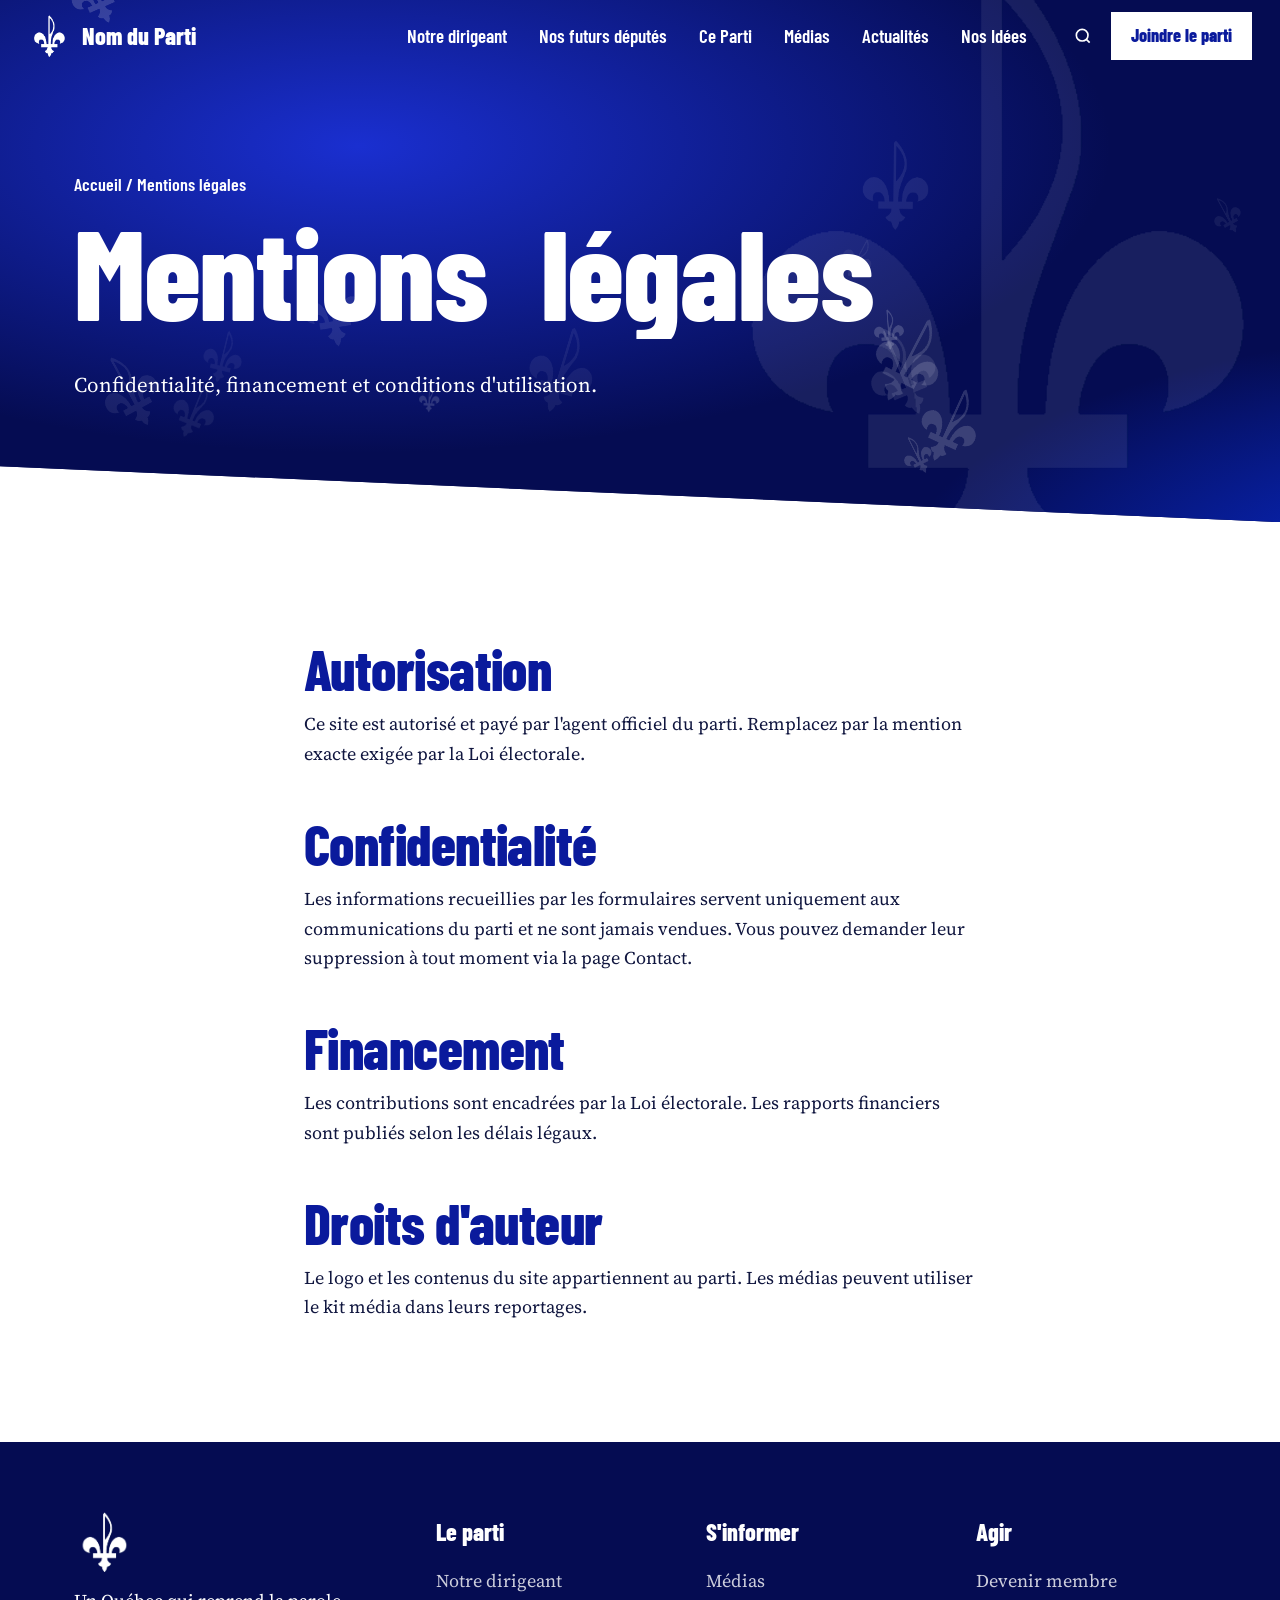
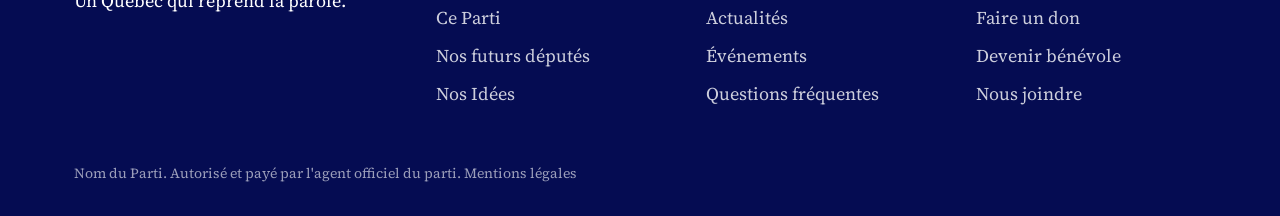
<file: mentions.html>
<!DOCTYPE html>
<html lang="fr">
<head>
<meta charset="utf-8">
<meta name="viewport" content="width=device-width, initial-scale=1">
<title>Mentions légales | Nom du Parti</title>
<link rel="icon" href="assets/logo-bleu.png">
<link rel="preconnect" href="https://fonts.googleapis.com">
<link rel="preconnect" href="https://fonts.gstatic.com" crossorigin>
<link href="https://fonts.googleapis.com/css2?family=Barlow+Condensed:wght@600;800&family=Source+Serif+4:ital,wght@0,400;0,600;1,400&display=swap" rel="stylesheet">
<link rel="stylesheet" href="style.css">
</head>
<body>
<main>
<section class="phero"><div class="bg-fx"></div><img class="mark" src="assets/logo-blanc.png" alt="">
<div class="wrap"><div class="crumb"><a href="index.html">Accueil</a> / Mentions légales</div><h1>Mentions légales</h1><p>Confidentialité, financement et conditions d'utilisation.</p></div></section>
<section class="sec"><div class="wrap prose">
  <h2>Autorisation</h2><p>Ce site est autorisé et payé par l'agent officiel du parti. Remplacez par la mention exacte exigée par la Loi électorale.</p>
  <h2>Confidentialité</h2><p>Les informations recueillies par les formulaires servent uniquement aux communications du parti et ne sont jamais vendues. Vous pouvez demander leur suppression à tout moment via la page Contact.</p>
  <h2>Financement</h2><p>Les contributions sont encadrées par la Loi électorale. Les rapports financiers sont publiés selon les délais légaux.</p>
  <h2>Droits d'auteur</h2><p>Le logo et les contenus du site appartiennent au parti. Les médias peuvent utiliser le kit média dans leurs reportages.</p>
</div></section>
</main><script src="data.js"></script><script src="site.js"></script></body></html>
</file>
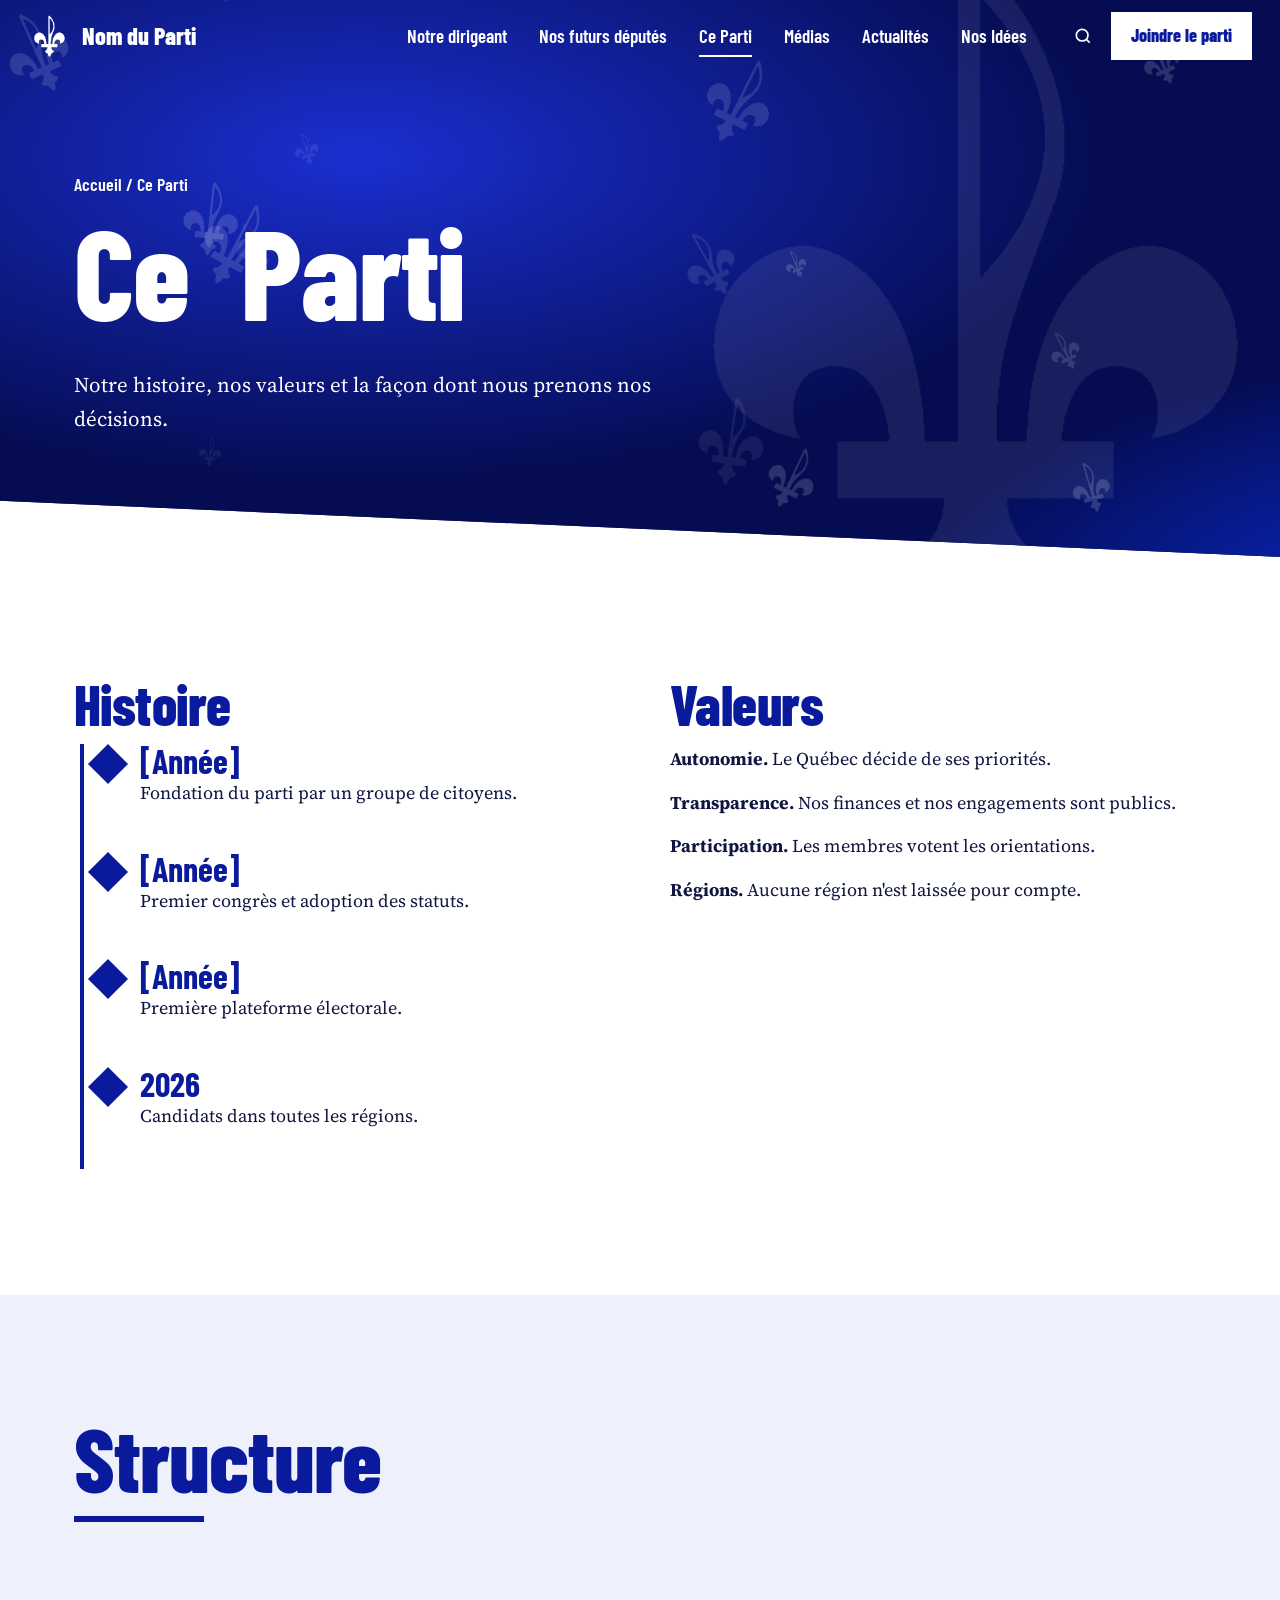
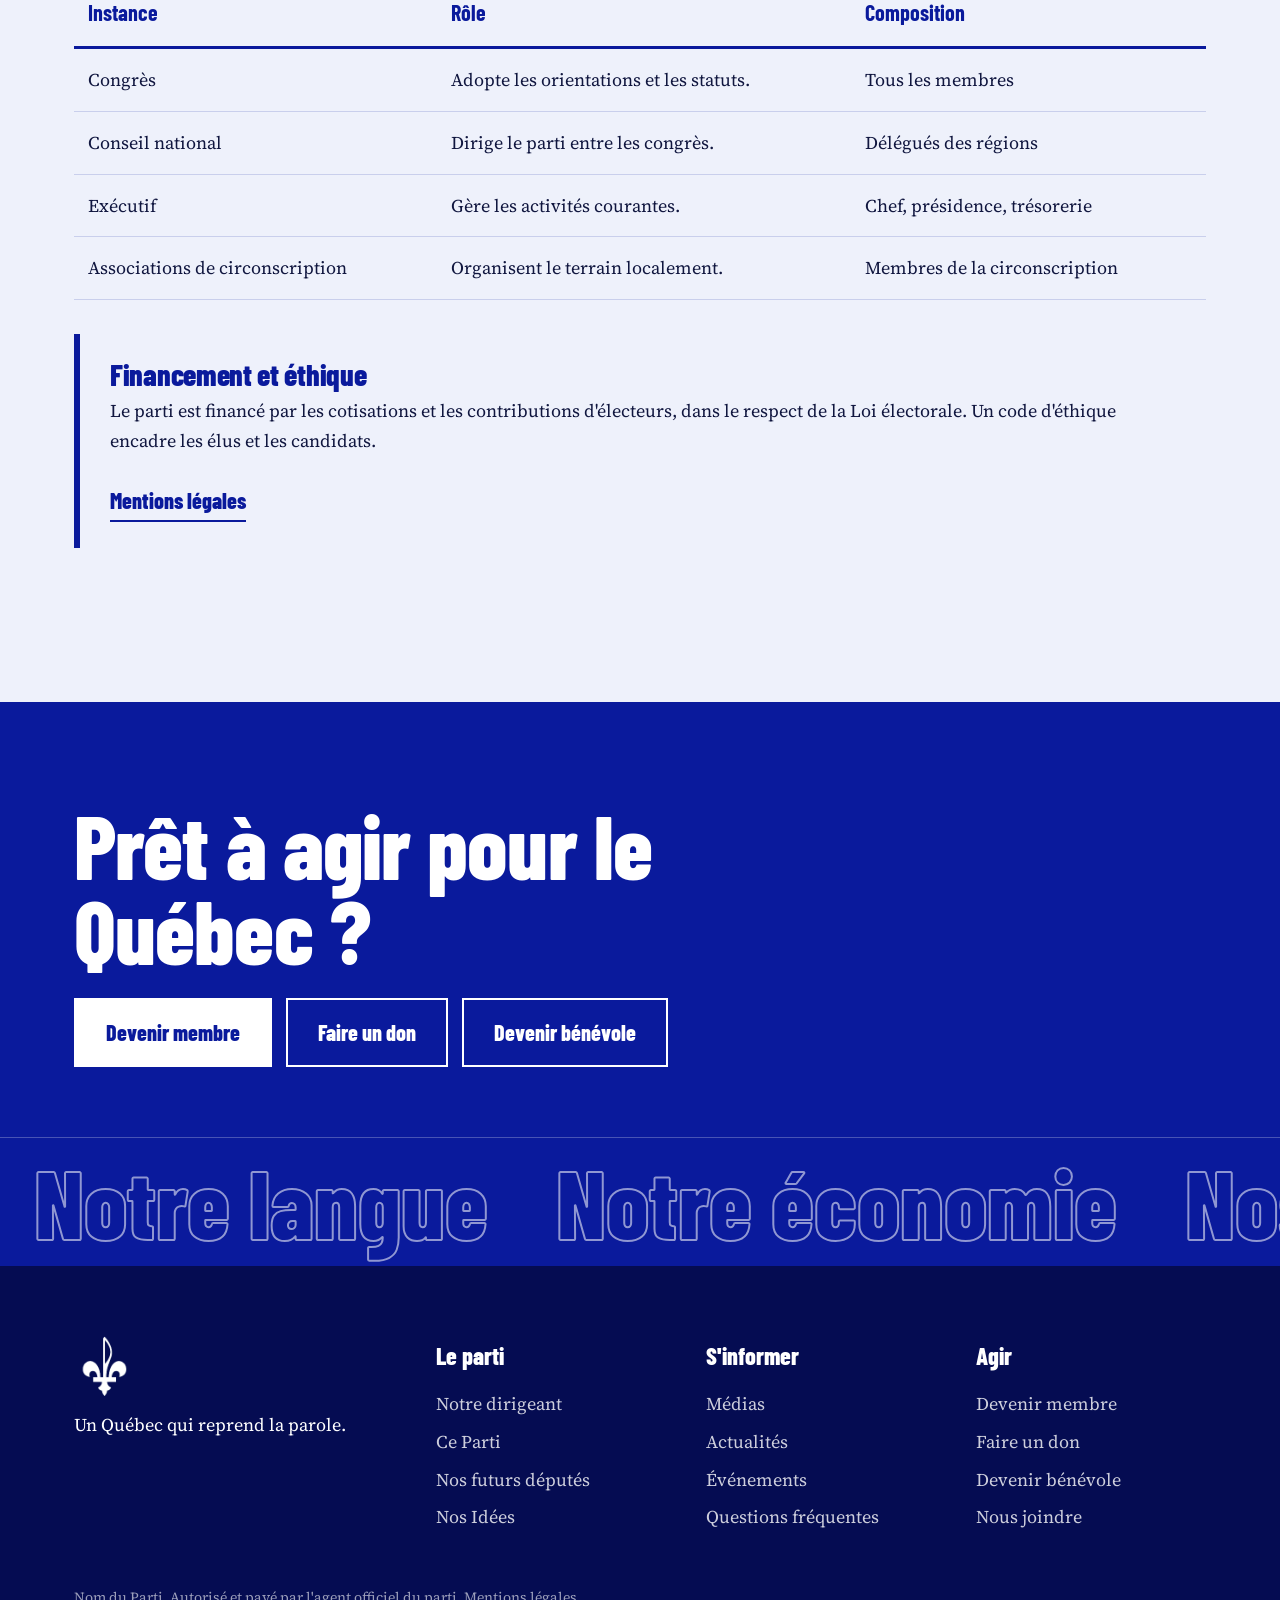
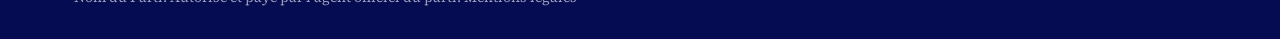
<file: parti.html>
<!DOCTYPE html>
<html lang="fr">
<head>
<meta charset="utf-8">
<meta name="viewport" content="width=device-width, initial-scale=1">
<title>Ce Parti | Nom du Parti</title>
<link rel="icon" href="assets/logo-bleu.png">
<link rel="preconnect" href="https://fonts.googleapis.com">
<link rel="preconnect" href="https://fonts.gstatic.com" crossorigin>
<link href="https://fonts.googleapis.com/css2?family=Barlow+Condensed:wght@600;800&family=Source+Serif+4:ital,wght@0,400;0,600;1,400&display=swap" rel="stylesheet">
<link rel="stylesheet" href="style.css">
</head>
<body>
<main>
<section class="phero"><div class="bg-fx"></div><img class="mark" src="assets/logo-blanc.png" alt="">
<div class="wrap"><div class="crumb"><a href="index.html">Accueil</a> / Ce Parti</div><h1>Ce Parti</h1><p>Notre histoire, nos valeurs et la façon dont nous prenons nos décisions.</p></div></section>
<section class="sec"><div class="wrap cols2">
  <div class="prose"><h2>Histoire</h2>
    <ul class="timeline">
      <li><b>[Année]</b>Fondation du parti par un groupe de citoyens.</li>
      <li><b>[Année]</b>Premier congrès et adoption des statuts.</li>
      <li><b>[Année]</b>Première plateforme électorale.</li>
      <li><b>2026</b>Candidats dans toutes les régions.</li>
    </ul></div>
  <div class="prose"><h2>Valeurs</h2>
    <p><strong>Autonomie.</strong> Le Québec décide de ses priorités.</p>
    <p><strong>Transparence.</strong> Nos finances et nos engagements sont publics.</p>
    <p><strong>Participation.</strong> Les membres votent les orientations.</p>
    <p><strong>Régions.</strong> Aucune région n'est laissée pour compte.</p></div>
</div></section>
<section class="sec tint"><div class="wrap">
  <div class="head"><h2>Structure</h2></div>
  <table class="tbl"><thead><tr><th>Instance</th><th>Rôle</th><th>Composition</th></tr></thead><tbody>
    <tr><td>Congrès</td><td>Adopte les orientations et les statuts.</td><td>Tous les membres</td></tr>
    <tr><td>Conseil national</td><td>Dirige le parti entre les congrès.</td><td>Délégués des régions</td></tr>
    <tr><td>Exécutif</td><td>Gère les activités courantes.</td><td>Chef, présidence, trésorerie</td></tr>
    <tr><td>Associations de circonscription</td><td>Organisent le terrain localement.</td><td>Membres de la circonscription</td></tr>
  </tbody></table>
  <div class="callout"><h3>Financement et éthique</h3><p>Le parti est financé par les cotisations et les contributions d'électeurs, dans le respect de la Loi électorale. Un code d'éthique encadre les élus et les candidats.</p><a class="more" href="mentions.html">Mentions légales</a></div>
</div></section>
</main><script src="data.js"></script><script src="site.js"></script></body></html>
</file>
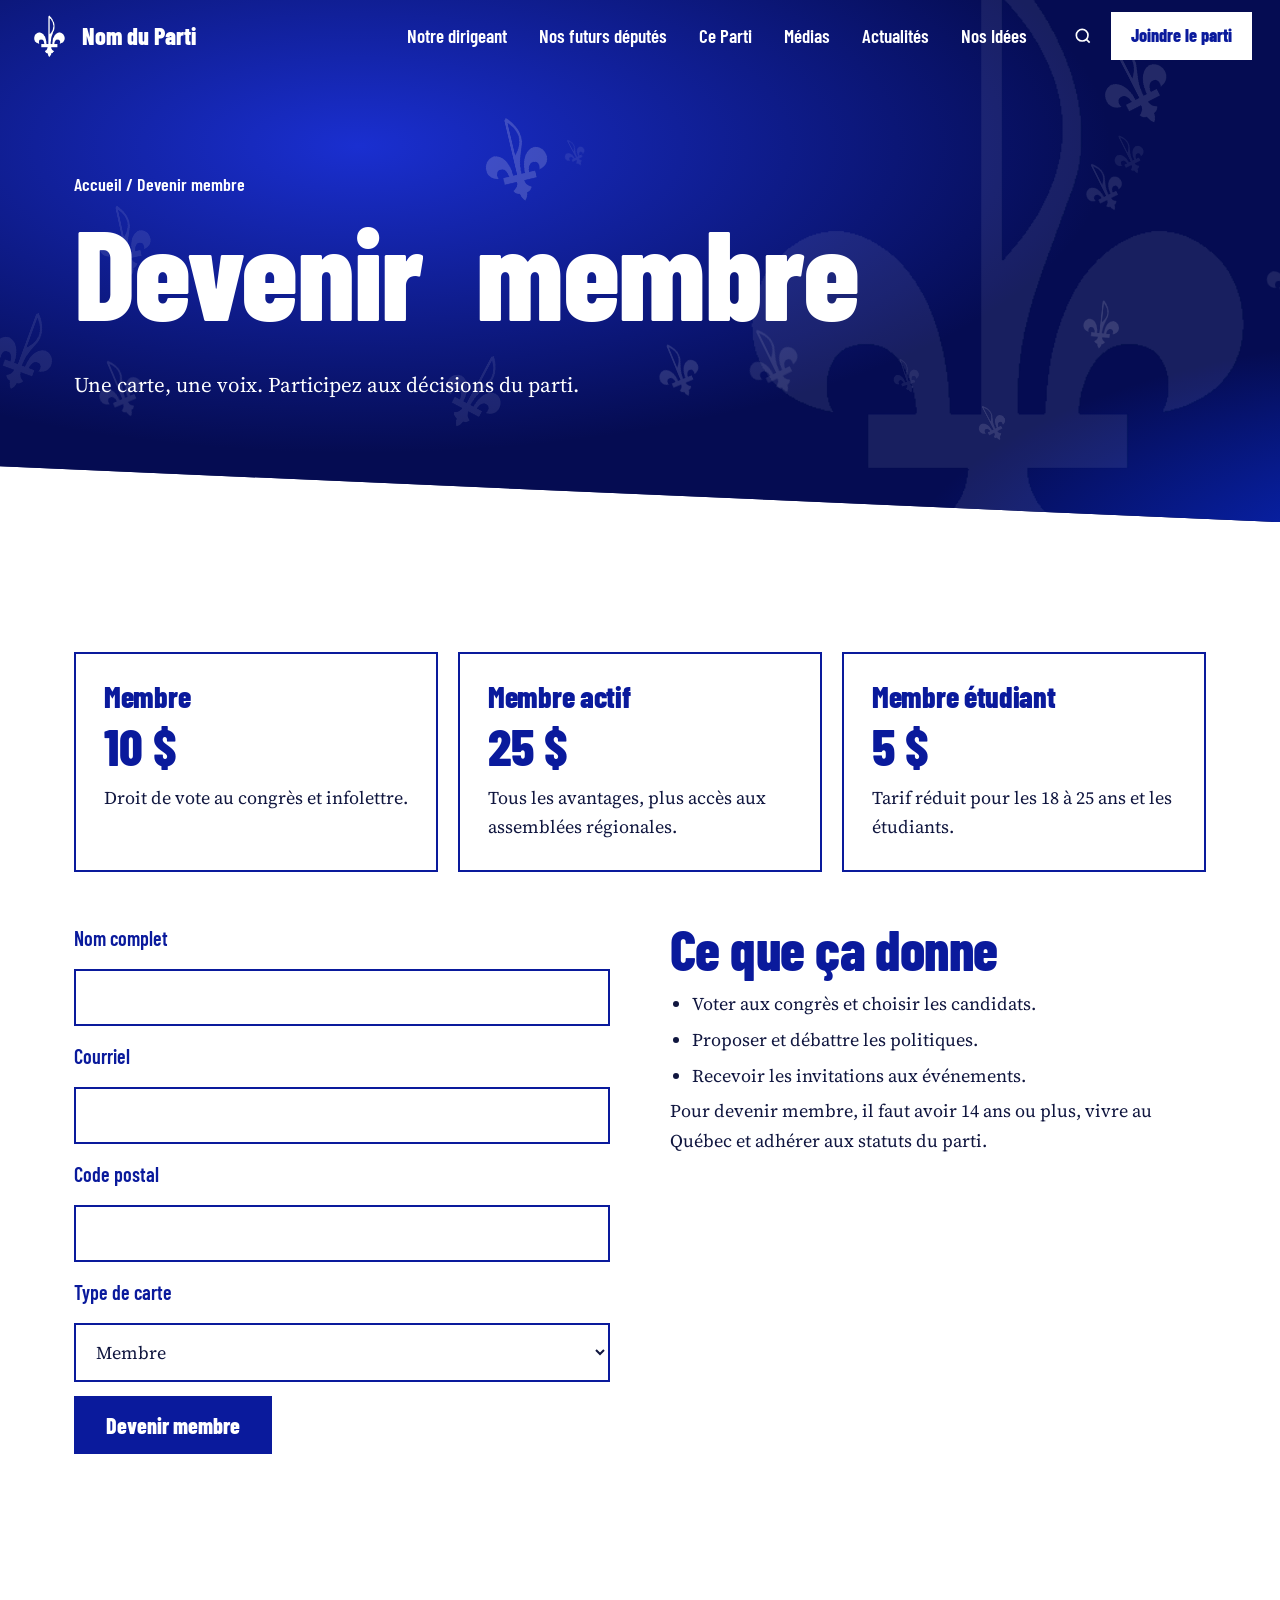
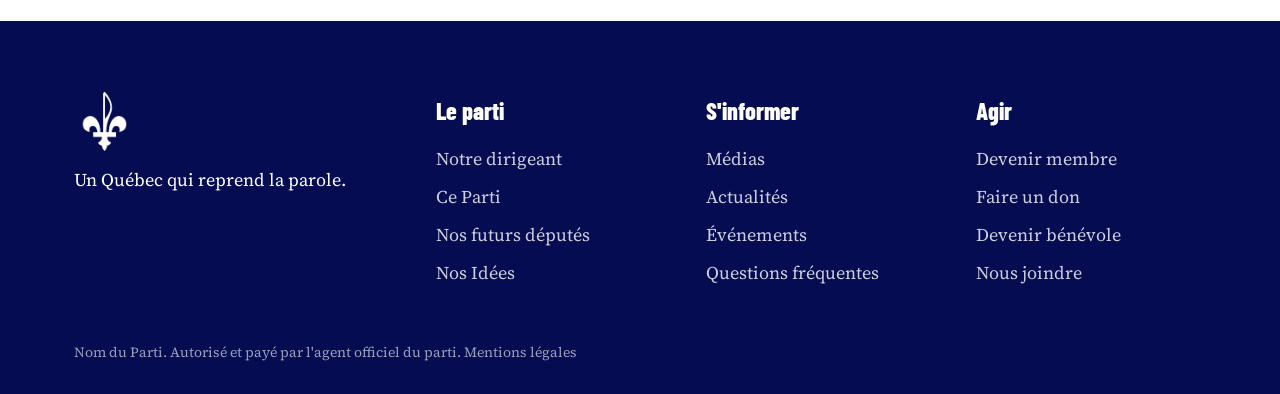
<file: rejoindre.html>
<!DOCTYPE html>
<html lang="fr">
<head>
<meta charset="utf-8">
<meta name="viewport" content="width=device-width, initial-scale=1">
<title>Devenir membre | Nom du Parti</title>
<link rel="icon" href="assets/logo-bleu.png">
<link rel="preconnect" href="https://fonts.googleapis.com">
<link rel="preconnect" href="https://fonts.gstatic.com" crossorigin>
<link href="https://fonts.googleapis.com/css2?family=Barlow+Condensed:wght@600;800&family=Source+Serif+4:ital,wght@0,400;0,600;1,400&display=swap" rel="stylesheet">
<link rel="stylesheet" href="style.css">
</head>
<body>
<main>
<section class="phero"><div class="bg-fx"></div><img class="mark" src="assets/logo-blanc.png" alt="">
<div class="wrap"><div class="crumb"><a href="index.html">Accueil</a> / Devenir membre</div><h1>Devenir membre</h1><p>Une carte, une voix. Participez aux décisions du parti.</p></div></section>
<section class="sec"><div class="wrap">
  <div class="tiers">
    <div class="tier"><h3>Membre</h3><div class="price">10 $</div><p>Droit de vote au congrès et infolettre.</p></div>
    <div class="tier"><h3>Membre actif</h3><div class="price">25 $</div><p>Tous les avantages, plus accès aux assemblées régionales.</p></div>
    <div class="tier"><h3>Membre étudiant</h3><div class="price">5 $</div><p>Tarif réduit pour les 18 à 25 ans et les étudiants.</p></div>
  </div>
  <div class="cols2">
    <div><form class="form" data-form data-ok="Merci. Votre demande d'adhésion est reçue." novalidate>
      <label for="n">Nom complet</label><input id="n" type="text" required>
      <label for="c">Courriel</label><input id="c" type="email" required>
      <label for="cp">Code postal</label><input id="cp" type="text" maxlength="7" required>
      <label for="t">Type de carte</label><select id="t"><option>Membre</option><option>Membre actif</option><option>Membre étudiant</option></select>
      <button class="btn" type="submit">Devenir membre</button></form>
      <p class="form-msg" role="status"></p></div>
    <div class="prose"><h2>Ce que ça donne</h2><ul><li>Voter aux congrès et choisir les candidats.</li><li>Proposer et débattre les politiques.</li><li>Recevoir les invitations aux événements.</li></ul>
      <p>Pour devenir membre, il faut avoir 14 ans ou plus, vivre au Québec et adhérer aux statuts du parti.</p></div>
  </div>
</div></section>
</main><script src="data.js"></script><script src="site.js"></script></body></html>
</file>
<file: style.css>
:root{
  --bleu:#0a1a9c;--nuit:#050c52;--roi:#1a2fd0;--blanc:#fff;--glace:#eef1fb;--encre:#10163f;
  --disp:'Barlow Condensed','Arial Narrow',sans-serif;--txt:'Source Serif 4',Georgia,serif;
  --ease:cubic-bezier(.2,.7,.2,1);
}
*{box-sizing:border-box;margin:0;padding:0}
html{scroll-behavior:smooth;scroll-padding-top:72px}
body{font-family:var(--txt);color:var(--encre);background:var(--blanc);line-height:1.65;font-size:18px;overflow-x:hidden}
img{max-width:100%;display:block}
a{color:inherit;text-decoration:none}
:focus-visible{outline:3px solid var(--roi);outline-offset:3px}
.wrap{max-width:1180px;margin:0 auto;padding:0 24px}
h1,h2,h3{font-family:var(--disp);font-weight:800;line-height:.95;letter-spacing:-.01em}
h2{font-size:clamp(46px,7vw,92px);color:var(--bleu);margin-bottom:20px}
h3{font-size:30px;margin-bottom:8px}
.big{font-size:clamp(22px,2.6vw,32px);line-height:1.3;font-weight:600;margin-bottom:18px}
p+p{margin-top:14px}

/* Navigation */
.nav{position:fixed;inset:0 0 auto 0;z-index:50;display:flex;align-items:center;gap:24px;padding:12px 28px;color:#fff;transition:background .4s,box-shadow .4s,padding .4s}
.nav.solid{background:var(--bleu);box-shadow:0 6px 30px rgba(5,12,82,.35);padding:8px 28px}
.brand{display:flex;align-items:center;gap:12px;font-family:var(--disp);font-weight:800;font-size:24px}
.brand img{height:42px;width:auto}
.links{display:flex;gap:4px;margin-left:auto}
.links a{font-family:var(--disp);font-weight:600;font-size:19px;padding:8px 14px;position:relative}
.links a::after{content:"";position:absolute;left:14px;right:14px;bottom:3px;height:2px;background:#fff;transform:scaleX(0);transform-origin:left;transition:transform .35s var(--ease)}
.links a:hover::after,.links a.on::after{transform:scaleX(1)}
.nav-actions{display:flex;align-items:center;gap:10px}
.icon-btn{background:none;border:0;color:inherit;cursor:pointer;padding:8px;display:grid;place-items:center}
.cta{background:#fff;color:var(--bleu);font-family:var(--disp);font-weight:800;font-size:18px;padding:9px 20px;transition:transform .3s var(--ease),background .3s}
.cta:hover{transform:translateY(-2px);background:var(--glace)}
.burger{display:none;gap:6px}
.burger span{display:block;width:26px;height:2px;background:#fff;transition:transform .3s}
.search{position:fixed;top:64px;left:0;right:0;z-index:49;background:var(--nuit);padding:20px 28px 28px;color:#fff;animation:drop .35s var(--ease)}
.search[hidden]{display:none}
.search input{width:100%;max-width:760px;display:block;margin:0 auto;background:none;border:0;border-bottom:2px solid #fff;color:#fff;font:600 28px var(--disp);padding:10px 0}
.search input::placeholder{color:rgba(255,255,255,.55)}
.results{max-width:760px;margin:14px auto 0;display:grid;gap:2px}
.results a{padding:10px 4px;font-family:var(--disp);font-size:22px;font-weight:600;border-bottom:1px solid rgba(255,255,255,.15)}
.results a:hover{background:rgba(255,255,255,.08)}
@keyframes drop{from{opacity:0;transform:translateY(-14px)}}

/* Vidéo et fond animé */
.bg-video{position:absolute;inset:0;width:100%;height:100%;object-fit:cover;z-index:0}
.bg-fx{position:absolute;inset:0;z-index:0;background:
  radial-gradient(60% 60% at 20% 20%,var(--roi),transparent 70%),
  radial-gradient(50% 50% at 85% 80%,#0a2fe0,transparent 70%),
  var(--nuit);background-size:140% 140%;animation:flow 16s ease-in-out infinite alternate}
@keyframes flow{to{background-position:100% 100%}}
.bg-video+.bg-fx{display:none}
.bg-video.ready+.bg-fx{display:block;background:linear-gradient(180deg,rgba(5,12,82,.55),rgba(5,12,82,.85));animation:none}

/* Héros */
.hero{position:relative;min-height:100vh;display:flex;align-items:center;color:#fff;overflow:hidden;background:var(--nuit)}
.hero .bg-fx{z-index:0}
.hero .bg-video{z-index:0}
.hero-mark{position:absolute;right:-6%;top:50%;height:120%;width:auto;opacity:.09;transform:translateY(-50%);animation:sway 22s ease-in-out infinite alternate;z-index:1;pointer-events:none}
@keyframes sway{from{transform:translateY(-50%) rotate(-6deg) scale(1)}to{transform:translateY(-52%) rotate(6deg) scale(1.08)}}
.hero-body{position:relative;z-index:2;padding:120px 28px 80px;max-width:1180px;margin:0 auto;width:100%}
.hero h1{font-size:clamp(70px,13vw,190px);color:#fff;text-transform:none}
.line{display:block;overflow:hidden;padding-bottom:.06em}
.line span{display:block;transform:translateY(105%);animation:up 1.1s var(--ease) forwards}
.line:nth-child(2) span{animation-delay:.15s}
.line:nth-child(3) span{animation-delay:.3s}
@keyframes up{to{transform:none}}
.lead{max-width:560px;font-size:22px;margin:28px 0 34px;opacity:0;animation:fade 1s .9s forwards}
.hero-actions{display:flex;gap:14px;flex-wrap:wrap;opacity:0;animation:fade 1s 1.1s forwards}
@keyframes fade{to{opacity:1}}
.btn{display:inline-block;font-family:var(--disp);font-weight:800;font-size:22px;padding:14px 30px;border:2px solid #fff;cursor:pointer;transition:transform .3s var(--ease),background .3s,color .3s}
.btn.solid{background:#fff;color:var(--bleu)}
.btn.ghost{color:#fff}
.btn:hover{transform:translateY(-3px)}
.btn.ghost:hover{background:#fff;color:var(--bleu)}
.sec:not(.dark):not(.band) .btn.solid{background:var(--bleu);color:#fff;border-color:var(--bleu)}
.scroll-hint{position:absolute;bottom:26px;left:50%;z-index:2;width:26px;height:44px;border:2px solid #fff;border-radius:14px;transform:translateX(-50%)}
.scroll-hint i{position:absolute;left:50%;top:8px;width:4px;height:8px;background:#fff;border-radius:2px;transform:translateX(-50%);animation:dot 1.6s infinite}
@keyframes dot{60%{transform:translate(-50%,16px);opacity:0}}

/* Bandeau défilant */
.marquee{background:var(--bleu);color:#fff;overflow:hidden;white-space:nowrap;padding:16px 0}
.track{display:inline-flex;animation:scroll 28s linear infinite}
.track span{font-family:var(--disp);font-weight:800;font-size:38px;padding:0 34px;position:relative}
.track span::after{content:"";position:absolute;right:-8px;top:50%;width:14px;height:14px;background:#fff;transform:translateY(-50%) rotate(45deg)}
@keyframes scroll{to{transform:translateX(-33.333%)}}

/* Sections */
.sec{padding:120px 0;position:relative}
.sec.dark{background:var(--nuit);color:#fff;padding-bottom:100px}
.sec.dark h2{color:#fff}
.sec.tint{background:var(--glace)}
.head{margin-bottom:56px;max-width:760px}
.split{display:grid;grid-template-columns:5fr 6fr;gap:70px;align-items:center}
.portrait{position:relative;aspect-ratio:4/5;background:var(--bleu);overflow:hidden;display:grid;place-items:center}
.portrait img{position:relative;height:70%;width:auto;opacity:.9;animation:float 7s ease-in-out infinite alternate}
@keyframes float{to{transform:translateY(-16px) rotate(2deg)}}
.split .btn{margin-top:28px}

/* Députés */
.rail{display:flex;gap:22px;overflow-x:auto;padding:10px max(24px,calc((100vw - 1180px)/2)) 30px;scroll-snap-type:x mandatory;cursor:grab;scrollbar-width:thin;scrollbar-color:#fff var(--bleu)}
.rail.drag{cursor:grabbing;scroll-snap-type:none}
.card{flex:0 0 280px;scroll-snap-align:start;background:var(--bleu);transition:transform .45s var(--ease)}
.card:hover{transform:translateY(-10px)}
.card .ph{aspect-ratio:3/4;display:grid;place-items:center;background:linear-gradient(160deg,var(--roi),var(--bleu));overflow:hidden}
.card .ph img{height:46%;opacity:.5;transition:transform .6s var(--ease)}
.card:hover .ph img{transform:scale(1.25) rotate(-5deg)}
.card .info{padding:18px 20px 22px}
.card h3{font-size:30px;color:#fff;margin:0}
.card p{font-size:16px;opacity:.8}

/* Valeurs */
.values{display:grid;grid-template-columns:repeat(3,1fr);gap:0;border-top:4px solid var(--bleu)}
.values article{padding:34px 30px 10px 0}
.values article+article{padding-left:30px;border-left:1px solid #cfd5f2}
.values h3{color:var(--bleu);font-size:40px}

/* Médias */
.band{background:var(--nuit);color:#fff;overflow:hidden}
.band h2{color:#fff}
.band .wrap{position:relative;z-index:2}
.videos{display:grid;grid-template-columns:2fr 1fr;grid-template-rows:1fr 1fr;gap:18px}
.vid{position:relative;overflow:hidden;background:var(--bleu);min-height:230px;cursor:pointer}
.big-vid{grid-row:span 2;min-height:480px}
.vid video{position:absolute;inset:0;width:100%;height:100%;object-fit:cover;transition:transform .8s var(--ease)}
.vid:hover video{transform:scale(1.06)}
.vid figcaption{position:absolute;left:0;right:0;bottom:0;padding:50px 20px 18px;background:linear-gradient(transparent,rgba(5,12,82,.92));font-family:var(--disp);font-weight:600;font-size:24px}

/* Actualités */
.news{list-style:none;border-top:2px solid var(--encre)}
.news li{border-bottom:1px solid #c9cfec}
.news a{display:grid;grid-template-columns:140px 1fr 40px;gap:20px;align-items:baseline;padding:26px 0;transition:padding .4s var(--ease),background .4s}
.news a:hover{padding-left:22px;background:var(--glace)}
.news time{font-family:var(--disp);font-weight:600;font-size:20px;color:var(--bleu)}
.news strong{font-family:var(--disp);font-size:clamp(26px,3vw,38px);line-height:1.05;font-weight:800}
.news svg{align-self:center;color:var(--bleu);transition:transform .4s var(--ease)}
.news a:hover svg{transform:translateX(8px)}

/* Idées */
.acc{border-top:4px solid var(--bleu)}
.acc details{border-bottom:1px solid #b9c1ea}
.acc summary{list-style:none;cursor:pointer;display:flex;justify-content:space-between;align-items:center;padding:26px 0;font-family:var(--disp);font-weight:800;font-size:clamp(32px,4.5vw,56px);color:var(--bleu);line-height:1}
.acc summary::-webkit-details-marker{display:none}
.acc summary::after{content:"";width:22px;height:22px;border-right:4px solid var(--bleu);border-bottom:4px solid var(--bleu);transform:rotate(45deg);transition:transform .4s var(--ease);margin:0 8px 8px 0}
.acc details[open] summary::after{transform:rotate(-135deg) translate(-4px,-4px)}
.acc .body{display:grid;grid-template-rows:0fr;transition:grid-template-rows .5s var(--ease)}
.acc details[open] .body{grid-template-rows:1fr}
.acc .body>div{overflow:hidden}
.acc ul{list-style:none;padding:0 0 30px;max-width:720px}
.acc li{padding:8px 0 8px 28px;position:relative}
.acc li::before{content:"";position:absolute;left:0;top:18px;width:10px;height:10px;background:var(--bleu);transform:rotate(45deg)}

/* Adhésion */
.join{position:relative;background:var(--bleu);color:#fff;padding:130px 0;overflow:hidden}
.join-mark{position:absolute;left:-4%;bottom:-20%;height:130%;opacity:.07;animation:sway 26s ease-in-out infinite alternate}
.join .wrap{position:relative;z-index:1}
.join h2{color:#fff;max-width:800px}
.join form{display:grid;grid-template-columns:1.2fr 1.2fr .7fr auto;gap:12px;margin-top:36px}
.join input{padding:16px 18px;border:2px solid #fff;background:transparent;color:#fff;font:400 18px var(--txt)}
.join input::placeholder{color:rgba(255,255,255,.65)}
.join input:focus{background:rgba(255,255,255,.12);outline:none}
.join input.err{border-color:#ffb4b4}
.btn.light{background:#fff;color:var(--bleu)}
.form-msg{margin-top:18px;font-weight:600;min-height:1.6em}
.foot{background:var(--nuit);color:#fff;display:flex;align-items:center;gap:18px;padding:30px 28px;font-size:15px}
.foot img{height:40px;width:auto}

/* Apparition */
.reveal{opacity:0;transform:translateY(34px);transition:opacity .9s var(--ease),transform .9s var(--ease)}
.reveal.in{opacity:1;transform:none}

@media(max-width:1020px){
  .links{position:fixed;inset:0 0 auto 0;top:0;flex-direction:column;background:var(--nuit);padding:90px 28px 30px;transform:translateY(-100%);transition:transform .5s var(--ease);margin:0}
  .links.open{transform:none}
  .links a{font-size:30px}
  .burger{display:grid;z-index:60}
  .cta{display:none}
  .split{grid-template-columns:1fr;gap:40px}
  .portrait{max-width:420px}
  .values{grid-template-columns:1fr}
  .values article+article{padding-left:0;border-left:0;border-top:1px solid #cfd5f2}
  .videos{grid-template-columns:1fr}.big-vid{grid-row:auto;min-height:300px}
  .join form{grid-template-columns:1fr}
  .news a{grid-template-columns:1fr 30px}.news time{grid-column:1/-1}
}
@media(prefers-reduced-motion:reduce){
  *,*::before,*::after{animation:none!important;transition:none!important}
  .line span,.reveal,.lead,.hero-actions{opacity:1;transform:none}
  html{scroll-behavior:auto}
}

/* ===== Pages internes ===== */
.phero{position:relative;background:var(--nuit);color:#fff;padding:170px 0 80px;overflow:hidden}
.phero .wrap{position:relative;z-index:2}
.phero h1{font-size:clamp(56px,10vw,140px);margin:10px 0 18px}
.phero p{max-width:640px;font-size:21px;opacity:.9}
.phero .mark{position:absolute;right:-4%;top:-10%;height:130%;opacity:.08;animation:sway 24s ease-in-out infinite alternate}
.crumb{font-family:var(--disp);font-weight:600;font-size:18px;opacity:.75}
.crumb a:hover{text-decoration:underline}
.prose{max-width:720px}
.prose h2{font-size:clamp(36px,4.5vw,56px);margin:48px 0 14px}
.prose h2:first-child{margin-top:0}
.prose ul{padding-left:22px;margin-top:12px}
.prose li{margin:6px 0}
.cols2{display:grid;grid-template-columns:1fr 1fr;gap:60px}
.more{display:inline-flex;gap:10px;align-items:center;font-family:var(--disp);font-weight:800;font-size:22px;color:var(--bleu);margin-top:26px;border-bottom:2px solid currentColor;padding-bottom:2px;transition:gap .3s var(--ease)}
.more:hover{gap:18px}
.dark .more,.band .more{color:#fff}
.chips{display:flex;flex-wrap:wrap;gap:10px;margin-bottom:34px}
.chip{font-family:var(--disp);font-weight:600;font-size:20px;padding:6px 18px;border:2px solid var(--bleu);background:none;color:var(--bleu);cursor:pointer;transition:background .25s,color .25s}
.chip:hover,.chip.on{background:var(--bleu);color:#fff}
.grid{display:grid;grid-template-columns:repeat(auto-fill,minmax(250px,1fr));gap:24px}
.grid .card{flex:none}
.grid .card .info p+p{margin-top:8px;font-size:15px}
.timeline{list-style:none;border-left:4px solid var(--bleu);margin:20px 0 0 6px}
.timeline li{position:relative;padding:0 0 38px 34px}
.timeline li::before{content:"";position:absolute;left:-12px;top:6px;width:20px;height:20px;background:#fff;border:4px solid var(--bleu);transform:rotate(45deg)}
.timeline b{display:block;font-family:var(--disp);font-size:34px;color:var(--bleu);line-height:1}
.quote{font-family:var(--disp);font-weight:800;font-size:clamp(34px,5vw,64px);line-height:1;color:var(--bleu);border-left:8px solid var(--bleu);padding-left:28px;margin:50px 0}
.tbl{width:100%;border-collapse:collapse;margin-top:20px}
.tbl th,.tbl td{text-align:left;padding:16px 14px;border-bottom:1px solid #c9cfec;vertical-align:top}
.tbl th{font-family:var(--disp);font-size:22px;color:var(--bleu);border-bottom:3px solid var(--bleu)}
.callout{background:var(--glace);border-left:6px solid var(--bleu);padding:26px 30px;margin:34px 0}
.callout h3{color:var(--bleu)}
.events{list-style:none;border-top:2px solid var(--encre)}
.events li{display:grid;grid-template-columns:110px 1fr auto;gap:26px;align-items:center;padding:24px 0;border-bottom:1px solid #c9cfec}
.events .d{font-family:var(--disp);font-weight:800;text-align:center;background:var(--bleu);color:#fff;padding:10px 0;line-height:1}
.events .d b{display:block;font-size:46px}
.events h3{font-size:34px;margin:0;color:var(--encre)}
.events p{font-size:16px;opacity:.75}
.faq details{border-bottom:1px solid #b9c1ea}
.faq summary{cursor:pointer;padding:22px 0;font-family:var(--disp);font-weight:800;font-size:30px;color:var(--bleu);list-style:none;line-height:1.05}
.faq summary::-webkit-details-marker{display:none}
.faq details p{padding:0 0 24px;max-width:700px}
.faq details[open] summary{color:var(--roi)}
.form{display:grid;gap:14px;max-width:620px}
.form label{font-family:var(--disp);font-weight:600;font-size:20px;color:var(--bleu)}
.form input,.form select,.form textarea{width:100%;padding:14px 16px;border:2px solid var(--bleu);background:#fff;font:400 18px var(--txt);color:var(--encre)}
.form textarea{min-height:150px;resize:vertical}
.form input.err,.form textarea.err{border-color:#c0392b}
.form .btn{justify-self:start;background:var(--bleu);color:#fff;border-color:var(--bleu)}
.form .form-msg{color:var(--bleu)}
.amounts{display:flex;gap:10px;flex-wrap:wrap}
.amounts button{font-family:var(--disp);font-weight:800;font-size:26px;min-width:90px;padding:12px 18px;border:2px solid var(--bleu);background:#fff;color:var(--bleu);cursor:pointer;transition:background .25s,color .25s}
.amounts button.on,.amounts button:hover{background:var(--bleu);color:#fff}
.tiers{display:grid;grid-template-columns:repeat(3,1fr);gap:20px;margin:10px 0 50px}
.tier{border:2px solid var(--bleu);padding:28px;transition:transform .4s var(--ease),background .4s,color .4s}
.tier:hover{transform:translateY(-8px);background:var(--bleu);color:#fff}
.tier:hover h3,.tier:hover .price{color:#fff}
.tier h3{color:var(--bleu)}
.price{font-family:var(--disp);font-weight:800;font-size:52px;color:var(--bleu);line-height:1;margin:6px 0 12px}
.steps{counter-reset:s;list-style:none;display:grid;gap:18px}
.steps li{counter-increment:s;display:grid;grid-template-columns:60px 1fr;gap:18px}
.steps li::before{content:counter(s);font-family:var(--disp);font-weight:800;font-size:44px;color:#fff;background:var(--bleu);text-align:center;line-height:60px;height:60px}
.press{display:grid;grid-template-columns:repeat(3,1fr);gap:20px}
.press a{border:2px solid var(--bleu);padding:22px;transition:background .3s,color .3s}
.press a:hover{background:var(--bleu);color:#fff}
.press h3{font-size:26px}
.sitefoot{background:var(--nuit);color:#fff;padding:70px 0 30px}
.sitefoot .cols{display:grid;grid-template-columns:1.4fr repeat(3,1fr);gap:40px}
.sitefoot img{height:60px;width:auto;margin-bottom:14px}
.sitefoot h4{font-family:var(--disp);font-weight:800;font-size:24px;margin-bottom:10px}
.sitefoot li{list-style:none}
.sitefoot li a{display:inline-block;padding:4px 0;opacity:.8;transition:opacity .2s,transform .3s var(--ease)}
.sitefoot li a:hover{opacity:1;transform:translateX(6px)}
.sitefoot small{display:block;margin-top:50px;opacity:.6;font-size:14px}
.links a.on::after{transform:scaleX(1)}
@media(max-width:1020px){
  .cols2,.tiers,.press{grid-template-columns:1fr}
  .events li{grid-template-columns:90px 1fr}.events li .btn{grid-column:1/-1}
  .sitefoot .cols{grid-template-columns:1fr 1fr}
}

/* ===== Animations et placeholders (v3) ===== */
.fx{position:absolute;inset:0;width:100%;height:100%;z-index:1;pointer-events:none}
.prog{position:fixed;top:0;left:0;height:4px;width:100%;background:#7fa6ff;transform:scaleX(0);transform-origin:left;z-index:70}
.wipe{position:fixed;inset:0;z-index:200;background:var(--bleu);display:grid;place-items:center;pointer-events:none;animation:wipeOut .9s .1s var(--ease) forwards}
.wipe img{height:96px;width:auto;animation:pulse 1s ease-in-out infinite alternate}
.wipe.in{transform:translateY(100%);animation:wipeIn .5s var(--ease) forwards}
@keyframes wipeOut{to{transform:translateY(-100%)}}
@keyframes wipeIn{to{transform:none}}
@keyframes pulse{to{transform:scale(1.12)}}
@keyframes drift{to{background-position:220px 330px}}

/* Apparition par translate (compatible avec l'inclinaison) */
.reveal{transform:none;translate:0 34px;opacity:0;transition:opacity .9s var(--ease) calc(var(--i,0)*80ms),translate .9s var(--ease) calc(var(--i,0)*80ms),transform .3s var(--ease),background .4s,color .4s}
.reveal.in{translate:0 0;opacity:1;transform:none}
.card,.tier,.press a{transform:perspective(900px) rotateX(var(--rx,0deg)) rotateY(var(--ry,0deg)) translateY(var(--ty,0px))}
.card:hover,.tier:hover,.press a:hover{--ty:-8px;transform:perspective(900px) rotateX(var(--rx,0deg)) rotateY(var(--ry,0deg)) translateY(var(--ty,0px))}
.card.reveal.in,.tier.reveal.in,.press a.reveal.in{transform:perspective(900px) rotateX(var(--rx,0deg)) rotateY(var(--ry,0deg)) translateY(var(--ty,0px))}

/* Héros des pages internes */
.phero{clip-path:polygon(0 0,100% 0,100% 100%,0 calc(100% - 56px));padding-bottom:120px}
.phero .line{display:inline-block;margin-right:.22em;padding-top:.16em;margin-top:-.16em}
.phero .crumb,.phero p{opacity:0;animation:fade 1s 1.1s forwards}
.phero .mark{z-index:1}

/* Titres */
.head h2::after{content:"";display:block;width:0;height:6px;background:var(--bleu);margin-top:16px;transition:width 1s .35s var(--ease)}
.head.in h2::after{width:130px}
.dark .head h2::after,.band .head h2::after{background:#fff}
.tbl tbody tr{transition:background .25s}
.tbl tbody tr:hover{background:var(--glace)}
.callout{transition:transform .4s var(--ease),box-shadow .4s}
.callout:hover{transform:translateX(8px);box-shadow:-8px 0 0 var(--bleu)}
.timeline li::before{transition:transform .5s var(--ease),background .4s}
.timeline li.in::before{background:var(--bleu);transform:rotate(225deg)}
.timeline li.reveal{translate:-26px 0}
.timeline li.reveal.in{translate:0 0}
.quote{background:linear-gradient(90deg,var(--glace),transparent);padding-top:20px;padding-bottom:20px}
.chip{transition:background .25s,color .25s,transform .3s var(--ease)}
.chip:hover{transform:translateY(-3px)}

/* Portrait animé (remplace le carré bleu) */
.portrait{background:linear-gradient(160deg,var(--roi),var(--bleu) 60%,var(--nuit));box-shadow:22px 22px 0 var(--glace),22px 22px 0 3px var(--bleu)}
.portrait::before,.vid::before,.card .ph::before{content:"";position:absolute;inset:-30%;background:url(assets/logo-blanc.png) 0 0/100px repeat;opacity:.07;transform:rotate(-12deg);animation:drift 36s linear infinite;pointer-events:none}
.portrait::after{content:"Photo à venir";position:absolute;left:20px;bottom:16px;font-family:var(--disp);font-weight:600;font-size:20px;color:#fff;opacity:.75;z-index:2}
.portrait.has-photo::after{display:none}
.portrait.has-photo>img:not(.cover){display:none}
.portrait img.cover{position:absolute;inset:0;width:100%;height:100%;object-fit:cover;animation:none;opacity:1}
.portrait .bg-video{z-index:1}

/* Vignettes vidéo animées */
.vid{background:linear-gradient(135deg,var(--roi),var(--bleu) 55%,var(--nuit))}
.vid::after{content:"";position:absolute;left:50%;top:44%;width:76px;height:76px;border:3px solid #fff;border-radius:50%;translate:-50% -50%;background:url("data:image/svg+xml,%3Csvg xmlns='http://www.w3.org/2000/svg' viewBox='0 0 24 24'%3E%3Cpath fill='white' d='M9 6v12l10-6z'/%3E%3C/svg%3E") center/34px no-repeat;transition:transform .4s var(--ease);z-index:1}
.vid:hover::after{transform:scale(1.18)}
.vid video{z-index:2}
.vid figcaption{z-index:3}
.vid video.ready+figcaption{z-index:3}

/* Cartes des députés */
.card{position:relative;overflow:hidden}
.card .ph{position:relative}
.card .ph img{display:none}
.card .ph img.cover{display:block;position:absolute;inset:0;width:100%;height:100%;object-fit:cover;opacity:1}
.card .ini{position:relative;font-family:var(--disp);font-weight:800;font-size:110px;color:#fff;letter-spacing:-.02em;transition:transform .6s var(--ease)}
.card:hover .ini{transform:scale(1.15) rotate(-3deg)}
.card::after{content:"";position:absolute;top:0;left:-70%;width:40%;height:100%;background:linear-gradient(100deg,transparent,rgba(255,255,255,.2),transparent);transform:skewX(-15deg);transition:left .9s var(--ease);pointer-events:none}
.card:hover::after{left:140%}

/* Bandeau d'action avant le pied de page */
.ctaband{position:relative;background:var(--bleu);color:#fff;overflow:hidden;padding-top:100px}
.ctaband .wrap{position:relative;z-index:2;padding-bottom:70px}
.ctaband h2{color:#fff;max-width:820px}
.ctaband .acts{display:flex;gap:14px;flex-wrap:wrap;margin-top:26px}
.outline{position:relative;z-index:2;overflow:hidden;white-space:nowrap;border-top:1px solid rgba(255,255,255,.25);padding:16px 0}
.outline .track{animation-duration:45s;animation-direction:reverse}
.outline .track span{font-size:96px;line-height:1;color:transparent;-webkit-text-stroke:2px rgba(255,255,255,.55);padding:0 34px}
.outline .track span::after{display:none}

@media(prefers-reduced-motion:reduce){
  .reveal{opacity:1!important;translate:none!important}
  .phero .crumb,.phero p{opacity:1}
  .wipe{display:none}
  .fx{display:none}
}
</file>
